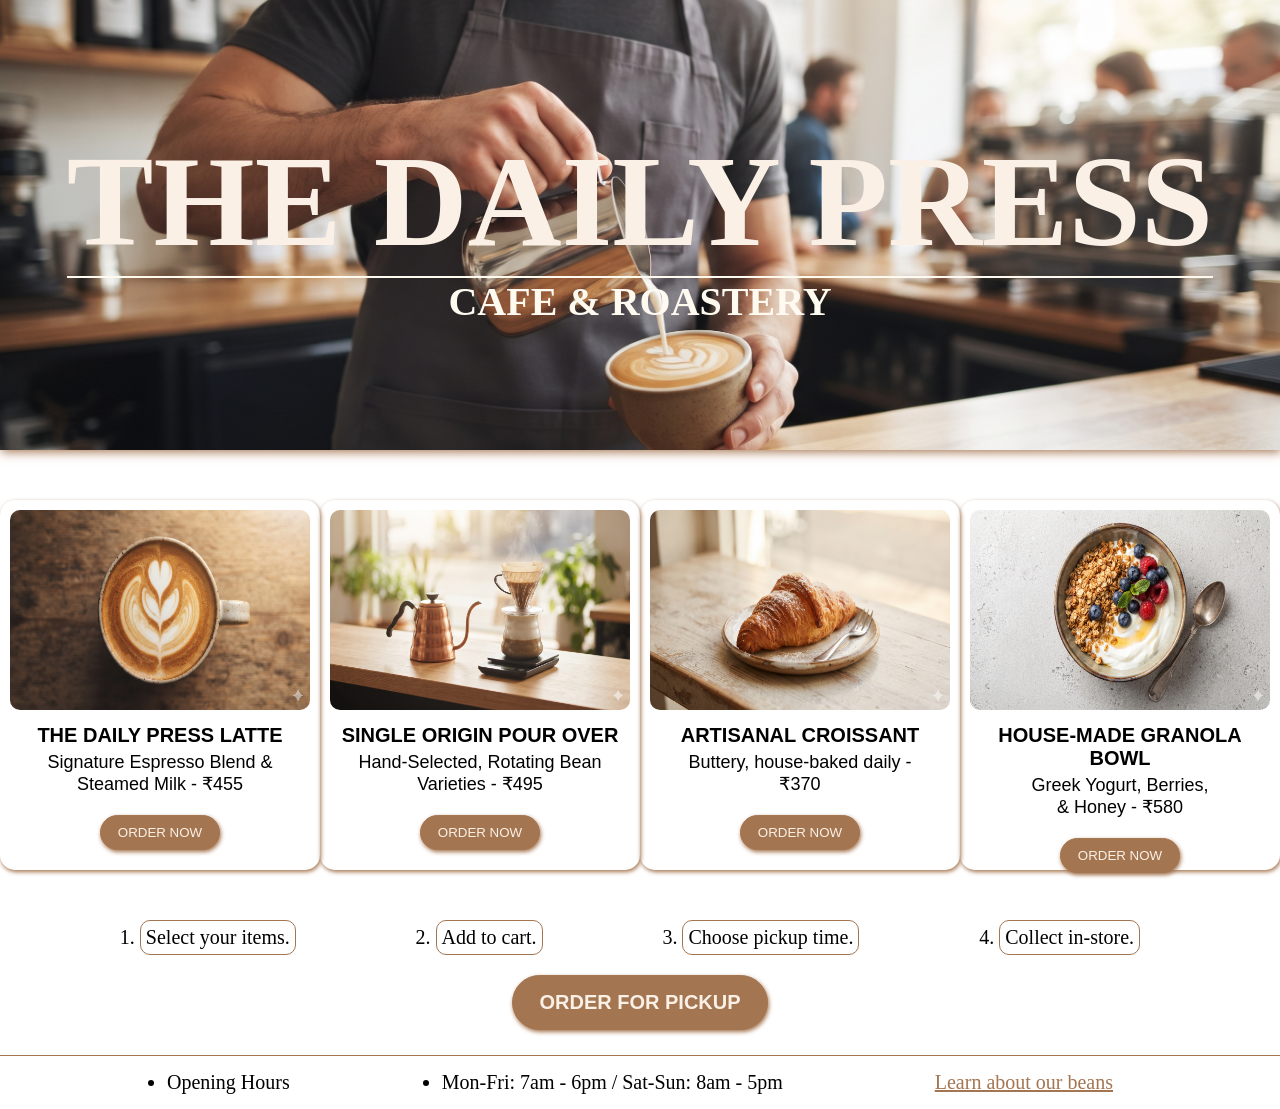
<file: 01_Assignment/cafe/index.html>
<!DOCTYPE html>
<html lang="en">
<head>
    <meta charset="UTF-8">
    <meta name="viewport" content="width=device-width, initial-scale=1.0">
    <title>Cafe & Roastery</title>
    <link rel="stylesheet" href="style.css">
</head>
<body>
    <header>
        <div class="header-container">
            <div class="navbar">
                <div class="nav-logo">

                </div>
                <div class="nav-link">

                </div>
            </div>
            <div class="headline">
                <h1>the daily press</h1>
                <h4>cafe & roastery</h4>
            </div>
        </div>
    </header>

    <main>
        <div class="card-container">
            <div class="card">
                <img src="images/card-1.png" alt="card-1">
                <h4>The Daily Press Latte</h4>
                <p>Signature Espresso Blend & <br>Steamed Milk - ₹455</p>
                <button type="button">Order Now</button>
            </div>
            <div class="card">
                <img src="images/card-2.png" alt="card-2">
                <h4>Single Origin Pour Over</h4>
                <p>Hand-Selected, Rotating Bean <br>Varieties - ₹495</p>
                <button type="button">Order Now</button>
            </div>
            <div class="card">
                <img src="images/card-3.png" alt="card-3">
                <h4>Artisanal Croissant</h4>
                <p>Buttery, house-baked daily - <br>₹370</p>
                <button type="button">Order Now</button>
            </div>
            <div class="card">
                <img src="images/card-4.png" alt="card-4">
                <h4>House-Made Granola Bowl</h4>
                <p>Greek Yogurt, Berries, <br>& Honey - ₹580</p>
                <button type="button">Order Now</button>
            </div> 
        </div>
    </main>

    <footer>
        <div class="footer-container">
            <ol>
                <li>Select your items.</li>
                <li>Add to cart.</li>
                <li>Choose pickup time.</li>
                <li>Collect in-store.</li>
            </ol>
            <button type="submit">Order for pickup</button>
            <ul>
                <li>Opening Hours</li>
                <li>Mon-Fri: 7am - 6pm / Sat-Sun: 8am - 5pm</li>
                <a href="#">Learn about our beans</a>
            </ul>
        </div>
    </footer>
</body>
</html>
</file>
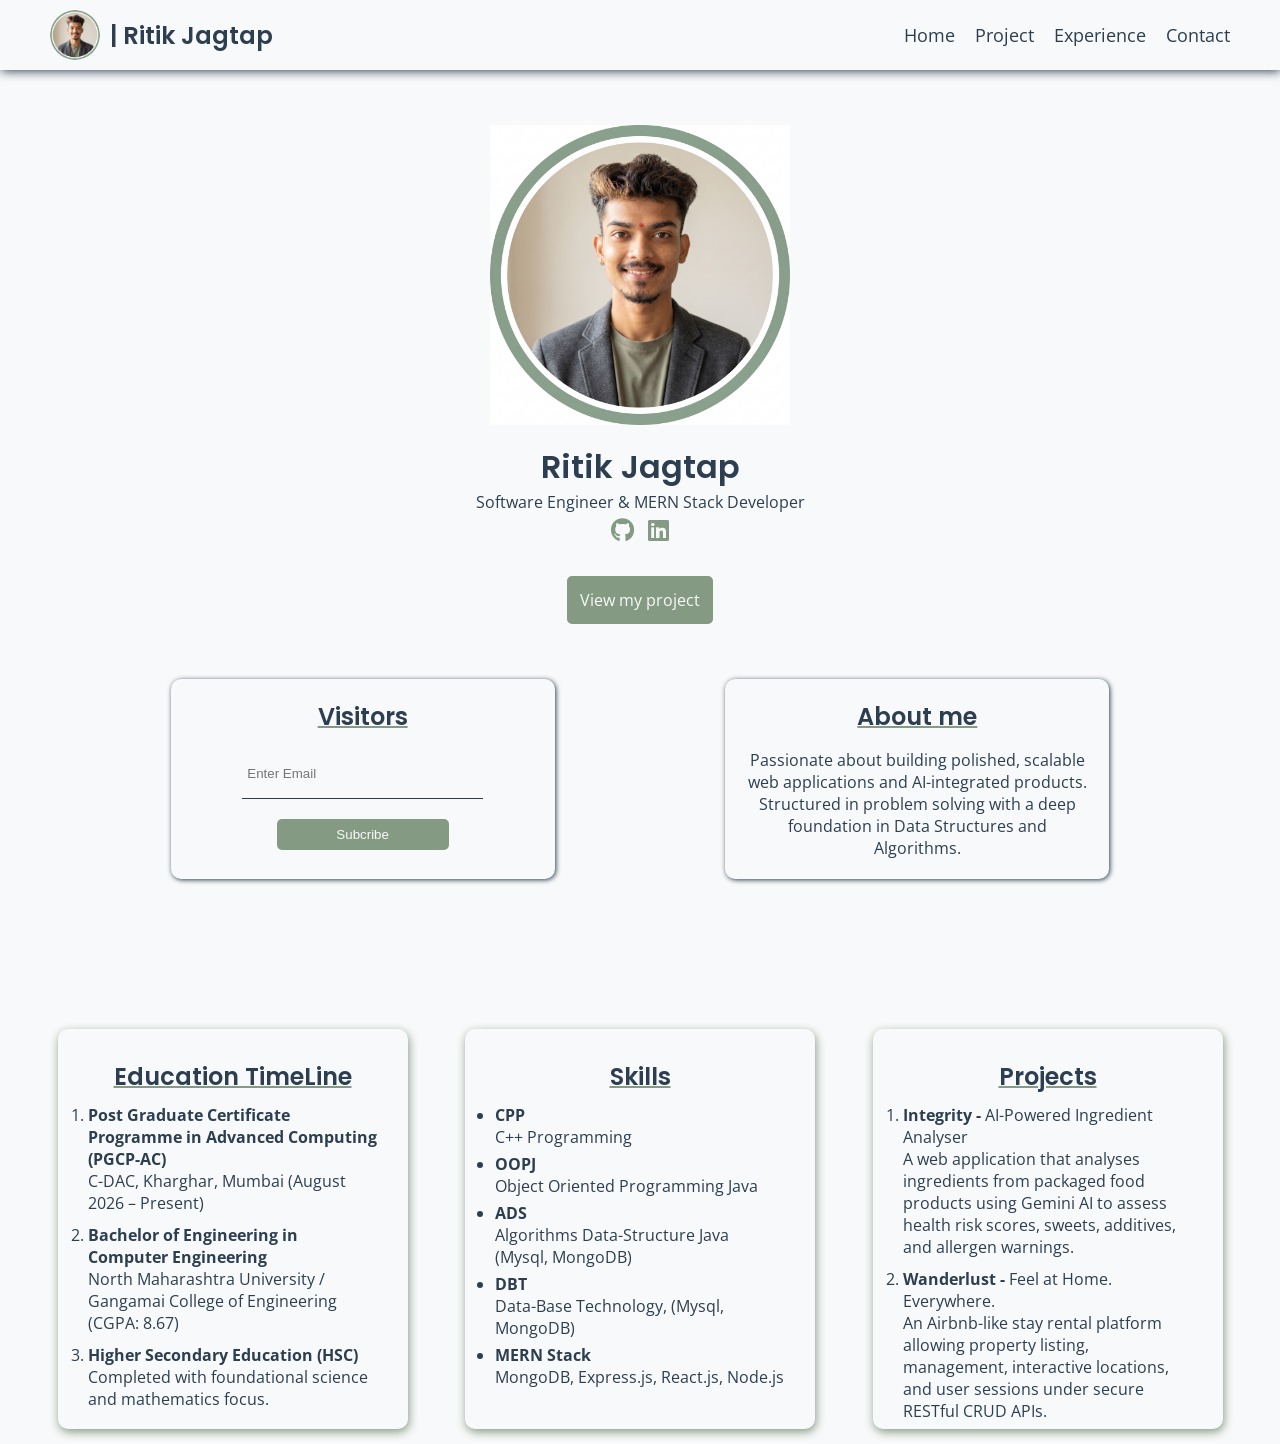
<file: 01_Assignment/portfolio/index.html>
<!DOCTYPE html>
<html lang="en">
<head>
    <meta charset="UTF-8">
    <meta name="viewport" content="width=device-width, initial-scale=1.0">
    <link rel="preconnect" href="https://fonts.googleapis.com">
    <link rel="preconnect" href="https://fonts.gstatic.com" crossorigin>
    <link rel="stylesheet" href="https://cdnjs.cloudflare.com/ajax/libs/font-awesome/6.7.2/css/all.min.css">
    <link href="https://fonts.googleapis.com/css2?family=Open+Sans:ital,wght@0,300..800;1,300..800&family=Poppins:ital,wght@0,300;0,400;0,500;0,600;0,700;1,300;1,400&display=swap" rel="stylesheet">
</head>
    <link rel="stylesheet" type="text/css" href="CSS/style.css" >
    <title>A1-Design-web-page</title>
</head>
<body>
    <div class="container">

        <div class="header">
            <div class="header-logo">
                <img src="images/photo.png" />
                <h2>| Ritik Jagtap</h2>
            </div>
            <div class="header-links">
                <a href="index.html">Home</a>
                <a href="projects.html">Project</a>
                <a href="">Experience</a>
                <a href="contact.html">Contact</a>
            </div>
        </div>

        <div class="hero-section"> 
                <img src="images/photo.png">
                <h1>Ritik Jagtap</h1>
                <p>Software Engineer & MERN Stack Developer</p>
                <p>
                   <a href="https://github.com/Ritikjagtap11"><i class="fa-brands fa-github"></i></a>
                   <a href="https://www.linkedin.com/in/ritik-jagtap11/"><i class="fa-brands fa-linkedin"></i></a>
                </p>
                <a href="projects.html" class="btn">View my project</a>
        </div>

        <div class="middle-row-container">
                <div class="middle-row">
                    <h2>Visitors</h2>
                    <form action="www.google.com" method="GET">
                        <input type="email" placeholder="Enter Email">
                        <br>
                        <button type="submit">Subcribe</button>
                    </form>
                </div>
                <div class="middle-row">
                    <h2>About me</h2>
                    <p>Passionate about building polished, scalable web applications and AI-integrated products. Structured in problem solving with a deep foundation in Data Structures and Algorithms.</p>
                </div>
        </div>

        <div class="card-row">
            <div class="footer-card">
                <h2>Education TimeLine</h2>
                <ol>
                    <li><strong>Post Graduate Certificate Programme in Advanced Computing (PGCP-AC)</strong><br>
                    C-DAC, Kharghar, Mumbai (August 2026 – Present)</li>
                    <li>
                    <strong>Bachelor of Engineering in Computer Engineering</strong><br>
                    North Maharashtra University / Gangamai College of Engineering (CGPA: 8.67)
                </li>
                <li>
                    <strong>Higher Secondary Education (HSC)</strong><br>
                    Completed with foundational science and mathematics focus.
                </li>
                </ol>
            </div>

            <div class="footer-card">
                <h2>Skills</h2>
                <ul>
                    <li><strong>CPP</strong><br>
                    C++ Programming</li>
                    <li><strong>OOPJ</strong><br>
                    Object Oriented Programming Java</li>
                    <li><strong>ADS</strong><br>
                    Algorithms Data-Structure Java (Mysql, MongoDB)</li>
                    <li><strong>DBT</strong><br>
                    Data-Base Technology, (Mysql, MongoDB)</li>
                    <li><strong>MERN Stack</strong><br>
                    MongoDB, Express.js, React.js, Node.js</li>
                </ul>
            </div>

            <div class="footer-card">
                <h2>Projects</h2>
                <ol>
                    <li><strong>Integrity - </strong>AI-Powered Ingredient Analyser<br>
                    A web application that analyses ingredients from packaged food products using Gemini AI to assess health risk scores, sweets, additives, and allergen warnings.</li>
                    <li><strong>Wanderlust - </strong>Feel at Home. Everywhere.<br>
                    An Airbnb-like stay rental platform allowing property listing, management, interactive locations, and user sessions under secure RESTful CRUD APIs.</li>
                </ol>
            </div>

            
        </div>
    
    </div>

    

</body>
</html>
</file>
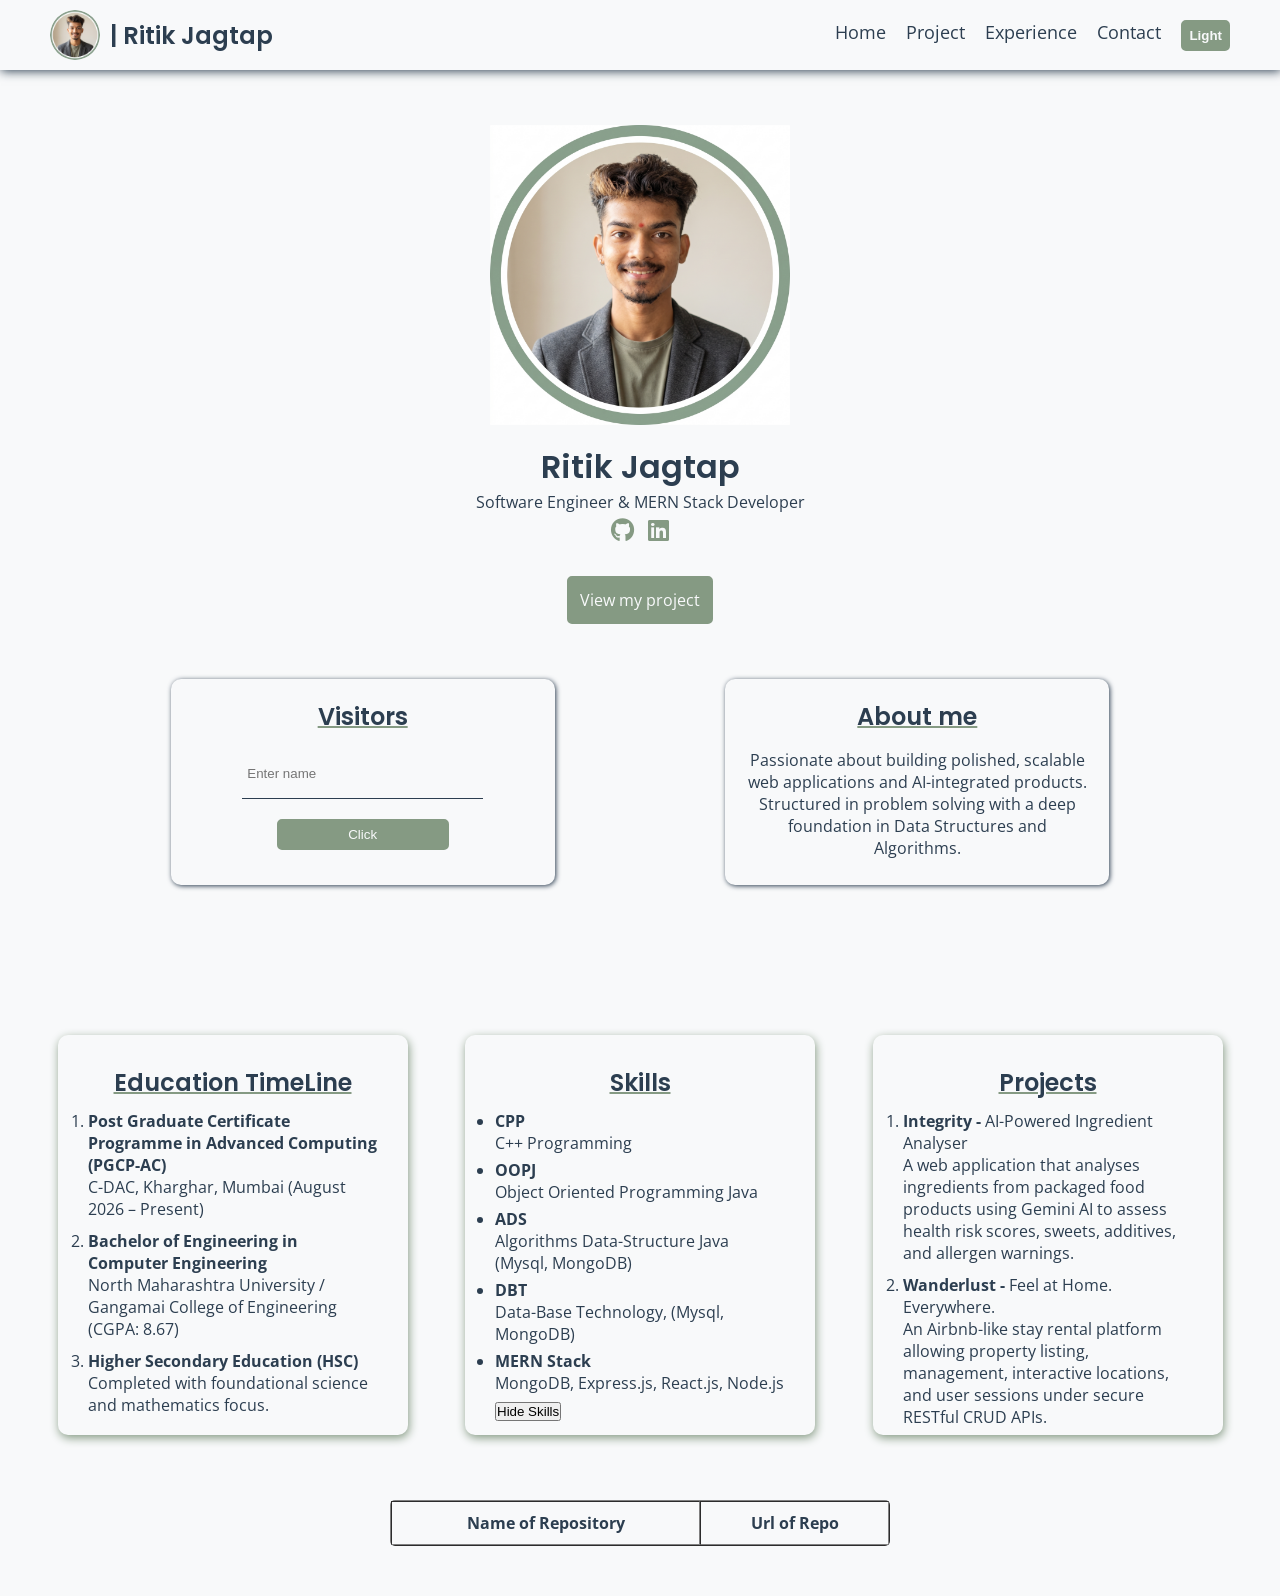
<file: 02_Assignment/portfolio/index.html>
<!DOCTYPE html>
<html lang="en">
<head>
    <meta charset="UTF-8">
    <meta name="viewport" content="width=device-width, initial-scale=1.0">
    <script src="JS/script.js"></script>
    <link rel="preconnect" href="https://fonts.googleapis.com">
    <link rel="preconnect" href="https://fonts.gstatic.com" crossorigin>
    <link rel="stylesheet" href="https://cdnjs.cloudflare.com/ajax/libs/font-awesome/6.7.2/css/all.min.css">
    <link href="https://fonts.googleapis.com/css2?family=Open+Sans:ital,wght@0,300..800;1,300..800&family=Poppins:ital,wght@0,300;0,400;0,500;0,600;0,700;1,300;1,400&display=swap" rel="stylesheet">
</head>
    <link rel="stylesheet" type="text/css" href="CSS/style.css" >
    <title>A1-Design-web-page</title>
</head>
<body>
    <div class="container" id="container">

        <div class="header">
            <div class="header-logo">
                <img src="images/photo.png" />
                <h2>| Ritik Jagtap</h2>
            </div>
            <div class="header-links">
                <a href="index.html">Home</a>
                <a href="projects.html">Project</a>
                <a href="#">Experience</a>
                <a href="contact.html">Contact</a>
                <button id="themeBtn" onclick="toggleTheme()">Light</button>
            </div>
        </div>

        <div class="hero-section"> 
                <img src="images/photo.png">
                <h1>Ritik Jagtap</h1>
                <p>Software Engineer & MERN Stack Developer</p>
                <p>
                   <a href="https://github.com/Ritikjagtap11"><i class="fa-brands fa-github"></i></a>
                   <a href="https://www.linkedin.com/in/ritik-jagtap11/"><i class="fa-brands fa-linkedin"></i></a>
                </p>
                <a href="projects.html" class="btn">View my project</a>
        </div>

        <div class="middle-row-container">
                <div class="middle-row">
                    <h2>Visitors</h2>
                    <form action="www.google.com" method="GET">
                        <input id="visitorName" type="text" placeholder="Enter name">
                        <br>
                        <button onclick="showVisitorName()"  type="button">Click</button>
                        <p id="welcomeMsg"></p>
                    </form>
                </div>
                <div class="middle-row">
                    <h2>About me</h2>
                    <p>Passionate about building polished, scalable web applications and AI-integrated products. Structured in problem solving with a deep foundation in Data Structures and Algorithms.</p>
                </div>
        </div>

        <div class="card-row">
            <div class="footer-card">
                <h2>Education TimeLine</h2>
                <ol>
                    <li><strong>Post Graduate Certificate Programme in Advanced Computing (PGCP-AC)</strong><br>
                    C-DAC, Kharghar, Mumbai (August 2026 – Present)</li>
                    <li>
                    <strong>Bachelor of Engineering in Computer Engineering</strong><br>
                    North Maharashtra University / Gangamai College of Engineering (CGPA: 8.67)
                </li>
                <li>
                    <strong>Higher Secondary Education (HSC)</strong><br>
                    Completed with foundational science and mathematics focus.
                </li>
                </ol>
            </div>

            <div class="footer-card">
                <h2>Skills</h2>
                <ul id="listSkill">
                    <li><strong>CPP</strong><br>
                    C++ Programming</li>
                    <li><strong>OOPJ</strong><br>
                    Object Oriented Programming Java</li>
                    <li><strong>ADS</strong><br>
                    Algorithms Data-Structure Java (Mysql, MongoDB)</li>
                    <li><strong>DBT</strong><br>
                    Data-Base Technology, (Mysql, MongoDB)</li>
                    <li><strong>MERN Stack</strong><br>
                    MongoDB, Express.js, React.js, Node.js</li>
                </ul>
                <button onclick="toggleSkillList()" id="showListBtn" type="button">Hide Skills</button>
            </div>

            <div class="footer-card">
                <h2>Projects</h2>
                <ol>
                    <li><strong>Integrity - </strong>AI-Powered Ingredient Analyser<br>
                    A web application that analyses ingredients from packaged food products using Gemini AI to assess health risk scores, sweets, additives, and allergen warnings.</li>
                    <li><strong>Wanderlust - </strong>Feel at Home. Everywhere.<br>
                    An Airbnb-like stay rental platform allowing property listing, management, interactive locations, and user sessions under secure RESTful CRUD APIs.</li>
                </ol>
            </div>

            
        </div>

        <div>
            <table id="table" border="1" cellpadding="10" cellspacing="0" >
                <tr>
                    <th>Name of Repository</th>
                    <th>Url of Repo</th>
                </tr>
            </table>
        </div>
    
    </div>

    

</body>
</html>
</file>
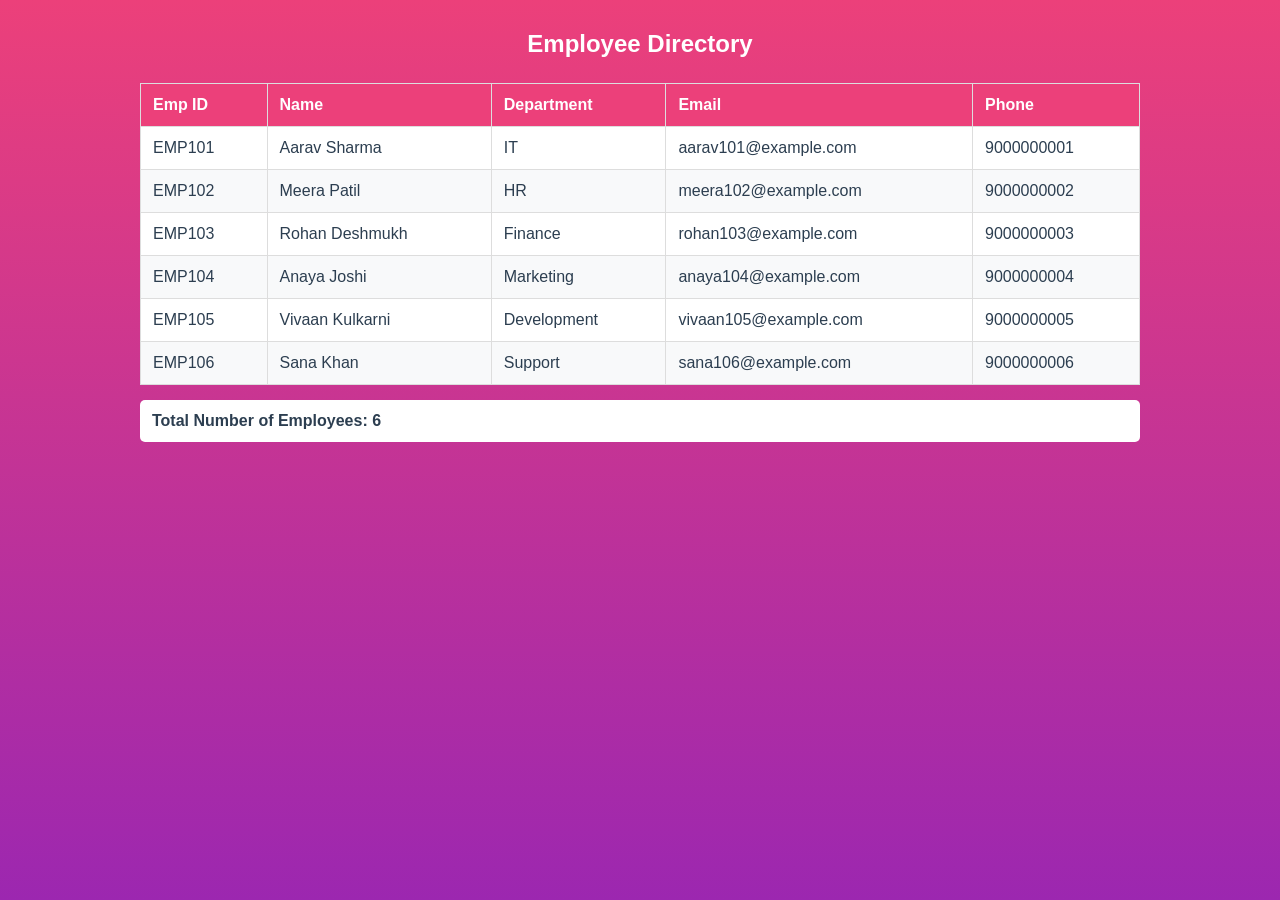
<file: 01_Assignment/hr-portral/directory.html>
<!DOCTYPE html>
<html lang="en">
<head>
    <meta charset="UTF-8">
    <meta name="viewport" content="width=device-width, initial-scale=1.0">
    <link rel="stylesheet" href="style.css">
    <title>Employee directory</title>
</head>
<body class="directory-page">
    
    <h2>Employee Directory</h2>
    <table border="1" cellspacing="0" cellpadding="10px">
        <thead>
            <tr>
                <th>Emp ID</th>
                <th>Name</th>
                <th>Department</th>
                <th>Email</th>
                <th>Phone</th>
            </tr>
        </thead>

        <tbody>
            <tr>
                <td>EMP101</td>
                <td>Aarav Sharma</td>
                <td>IT</td>
                <td>aarav101@example.com</td>
                <td>9000000001</td>
            </tr>

            <tr>
                <td>EMP102</td>
                <td>Meera Patil</td>
                <td>HR</td>
                <td>meera102@example.com</td>
                <td>9000000002</td>
            </tr>

            <tr>
                <td>EMP103</td>
                <td>Rohan Deshmukh</td>
                <td>Finance</td>
                <td>rohan103@example.com</td>
                <td>9000000003</td>
            </tr>

            <tr>
                <td>EMP104</td>
                <td>Anaya Joshi</td>
                <td>Marketing</td>
                <td>anaya104@example.com</td>
                <td>9000000004</td>
            </tr>

            <tr>
                <td>EMP105</td>
                <td>Vivaan Kulkarni</td>
                <td>Development</td>
                <td>vivaan105@example.com</td>
                <td>9000000005</td>
            </tr>

            <tr>
                <td>EMP106</td>
                <td>Sana Khan</td>
                <td>Support</td>
                <td>sana106@example.com</td>
                <td>9000000006</td>
            </tr>
        </tbody>
    </table>
    <p class="total">Total Number of Employees: 6</p>
</body>
</html>
</file>
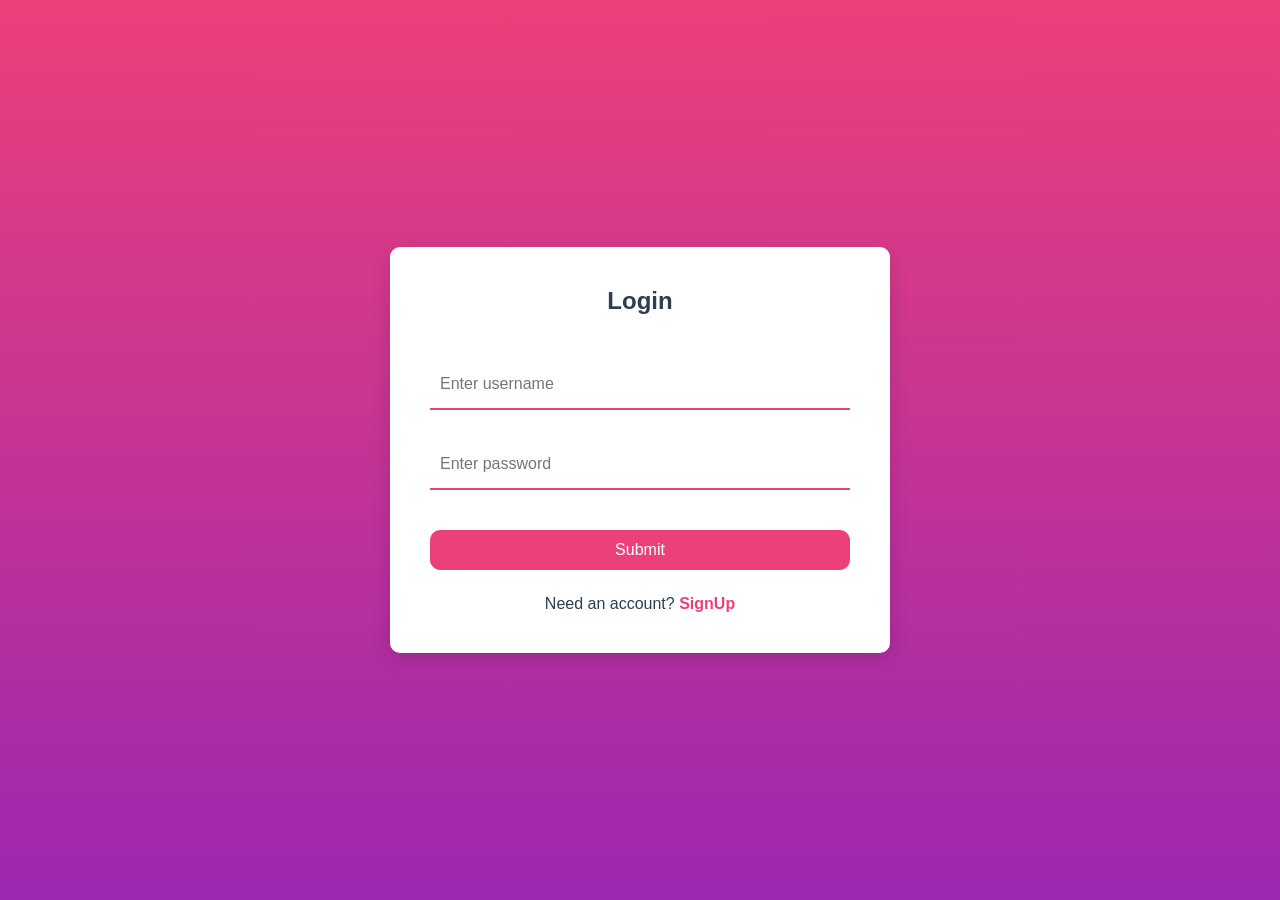
<file: 01_Assignment/hr-portral/login.html>
<!DOCTYPE html>
<html lang="en">
<head>
    <meta charset="UTF-8">
    <meta name="viewport" content="width=d, initial-scale=1.0">
    <link rel="stylesheet" href="style.css">
    <title>login</title>
</head>
<body class="login-page">
    <div class="login">
        <h2>Login</h2>
        <form action="">
        <div><input type="text" placeholder="Enter username" id="username" name="username"></div>

        <div><input type="password" placeholder="Enter password" id="password" name="password"></div>

        <button id="btn" type="submit">Submit</button>
        

        <div class="link-signup">
            <p>Need an account? <a href="#">SignUp</a></p>
        </div>
        </form>
    </div>
</body>
</html>
</file>
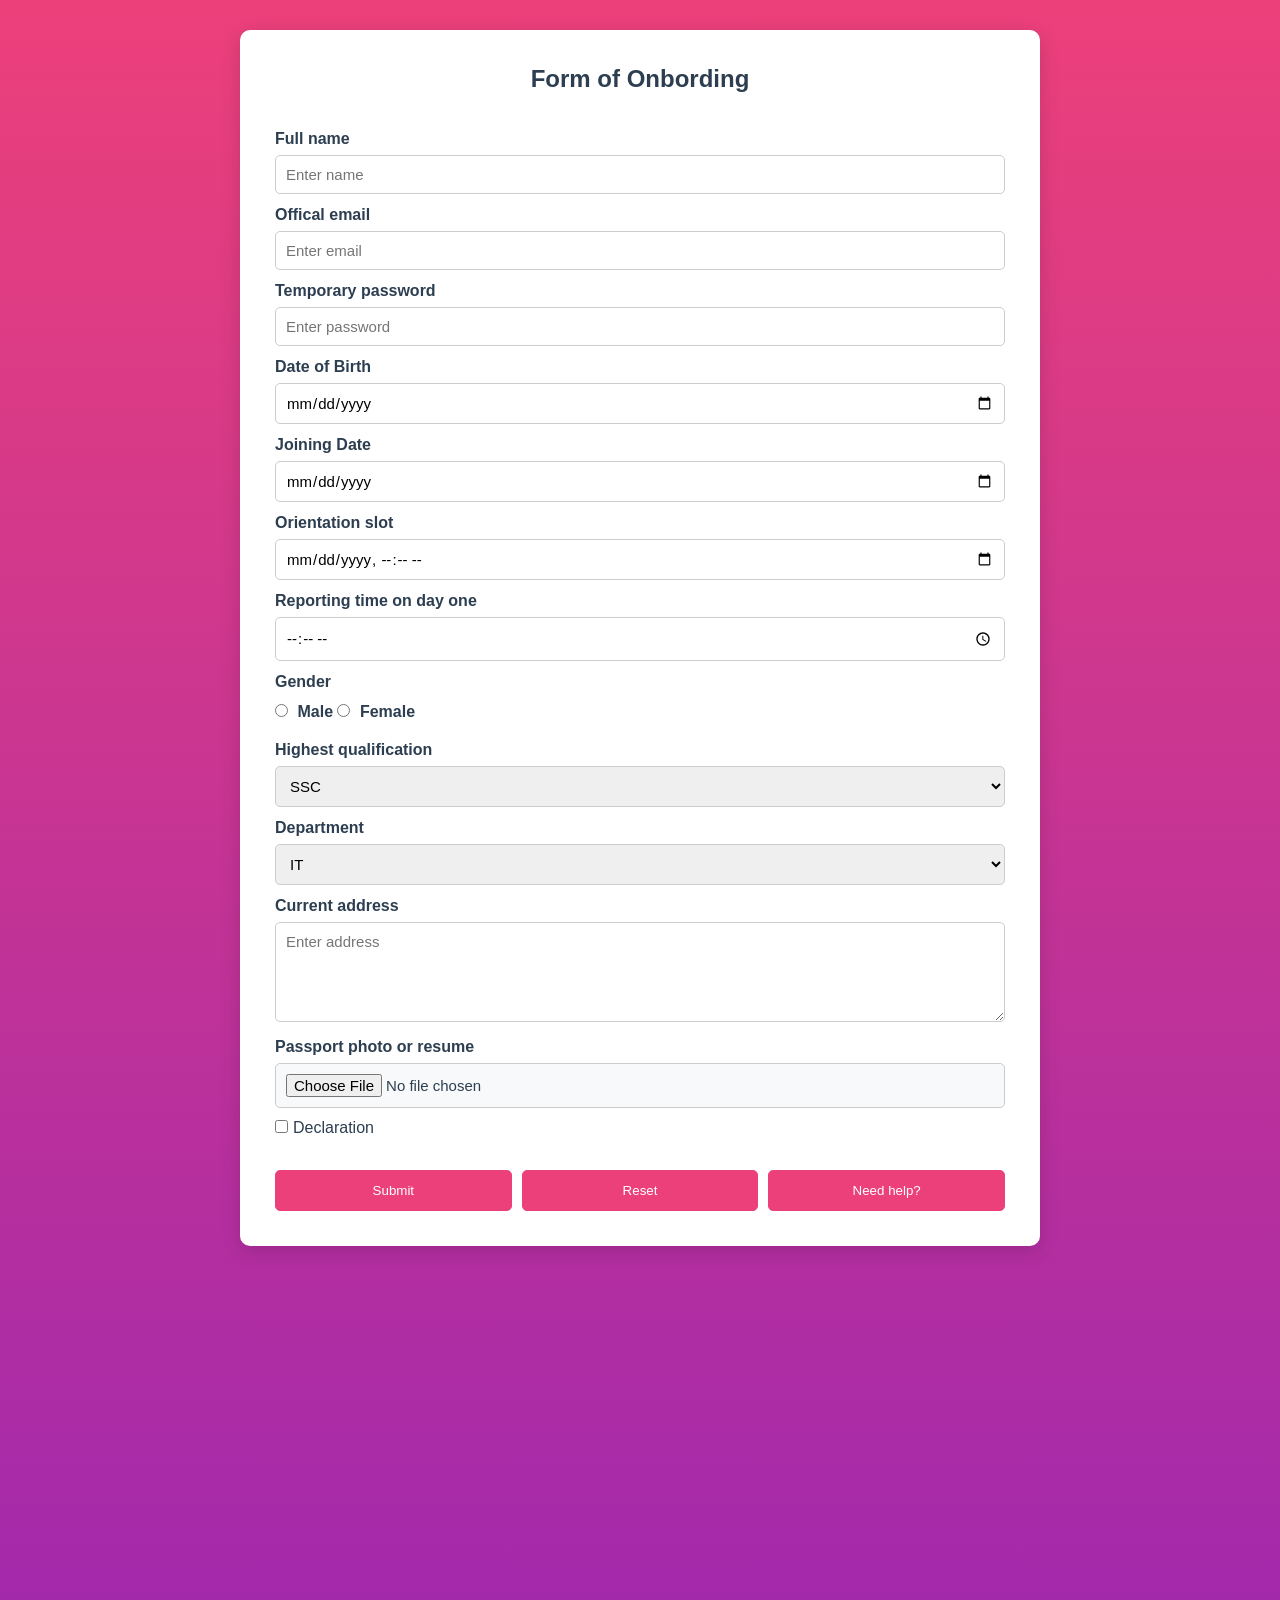
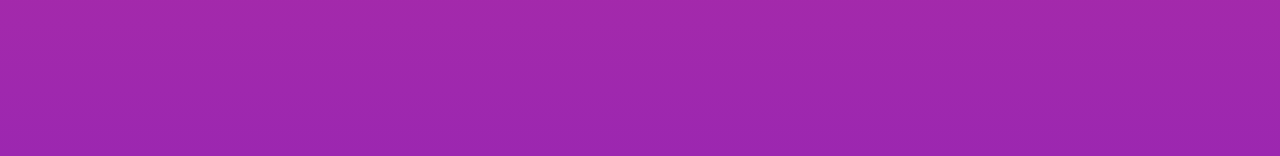
<file: 01_Assignment/hr-portral/onbording.html>
<!DOCTYPE html>
<html lang="en">
<head>
    <meta charset="UTF-8">
    <meta name="viewport" content="width=device-width, initial-scale=1.0">
    <link rel="stylesheet" href="style.css">
    <title>Onbording Form</title>
</head>
<body class="onboarding-page">
    <div class="container">
    <form class="onbord-form" action="www.google.com" method="GET">
        <h2>Form of Onbording</h2>
        <div><label for="name">Full name</label></div>
        <div><input type="text" placeholder="Enter name" id="name" name="name"></div>

        <div><label for="email">Offical email</label></div>
        <div><input type="email" placeholder="Enter email" id="email" name="email"></div>

        <div><label for="password">Temporary password</label></div>
        <div><input type="password" placeholder="Enter password" id="password" name="password"></div>

        <div><label for="dob-date">Date of Birth</label></div>
        <div><input type="date" placeholder="Enter DOB date" id="dob-date" name="dob-date"></div>

        <div><label for="join-date">Joining Date</label></div>
        <div><input type="date" placeholder="Enter Joining date" id="join-date" name="join-date"></div>

        <div><label for="slot-time">Orientation slot</label></div>
        <div><input type="datetime-local" id="slot-time" name="slot-time"></div>

        <div><label for="report-time">Reporting time on day one</label></div>
        <div><input type="time" id="report-time" name="report-time"></div>

        <div><label for="gender">Gender</label></div>
        <div>
            <input type="radio" id="gender" value="gender">
            <label>Male</label>
            <input type="radio" id="gender" value="gender">
            <label>Female</label>
        </div>

        <div><label for="qualification">Highest qualification</label></div>
        <div>
            <select name="qualification" id="qualification">
                <option value="SSC">SSC</option>
                <option value="HSC">HSC</option>
                <option value="BE">BE</option>
                <option value="ME">ME</option>
            </select>
        </div>

        <div><label for="department">Department</label></div>
        <div>
            <select name="department" id="department">
                <option value="IT">IT</option>
                <option value="finance">Finance</option>
                <option value="mechanical">Mechanical</option>
                <option value="civil">Civil</option>
            </select>
        </div>

        <div><label for="address">Current address</label></div>
        <textarea name="address" id="address" placeholder="Enter address"></textarea>


        <div><label for="file">Passport photo or resume</label></div>
        <div><input type="file" id="file" name="file"></div>

        <div><input type="checkbox" name="declaration">Declaration</div>

        <div class="btn">
            <button type="submit">Submit</button>
            <button type="reset">Reset</button>
            <button type="button">Need help?</button>
        </div>

    </form>
    </div>

    <iframe src="https://www.google.com/maps/embed?pb=!1m18!1m12!1m3!1d3771.8597825275274!2d73.05167127505077!3d19.025899382168387!2m3!1f0!2f0!3f0!3m2!1i1024!2i768!4f13.1!3m3!1m2!1s0x3be7c24cce39457b%3A0x8bd69eab297890b0!2sCentre%20for%20Development%20of%20Advanced%20Computing%20(CDAC)!5e0!3m2!1sen!2sin!4v1792838601617!5m2!1sen!2sin" width="600" height="450" style="border:0;" allowfullscreen="" loading="lazy" referrerpolicy="strict-origin-when-cross-origin"></iframe>
</body>
</html>
</file>
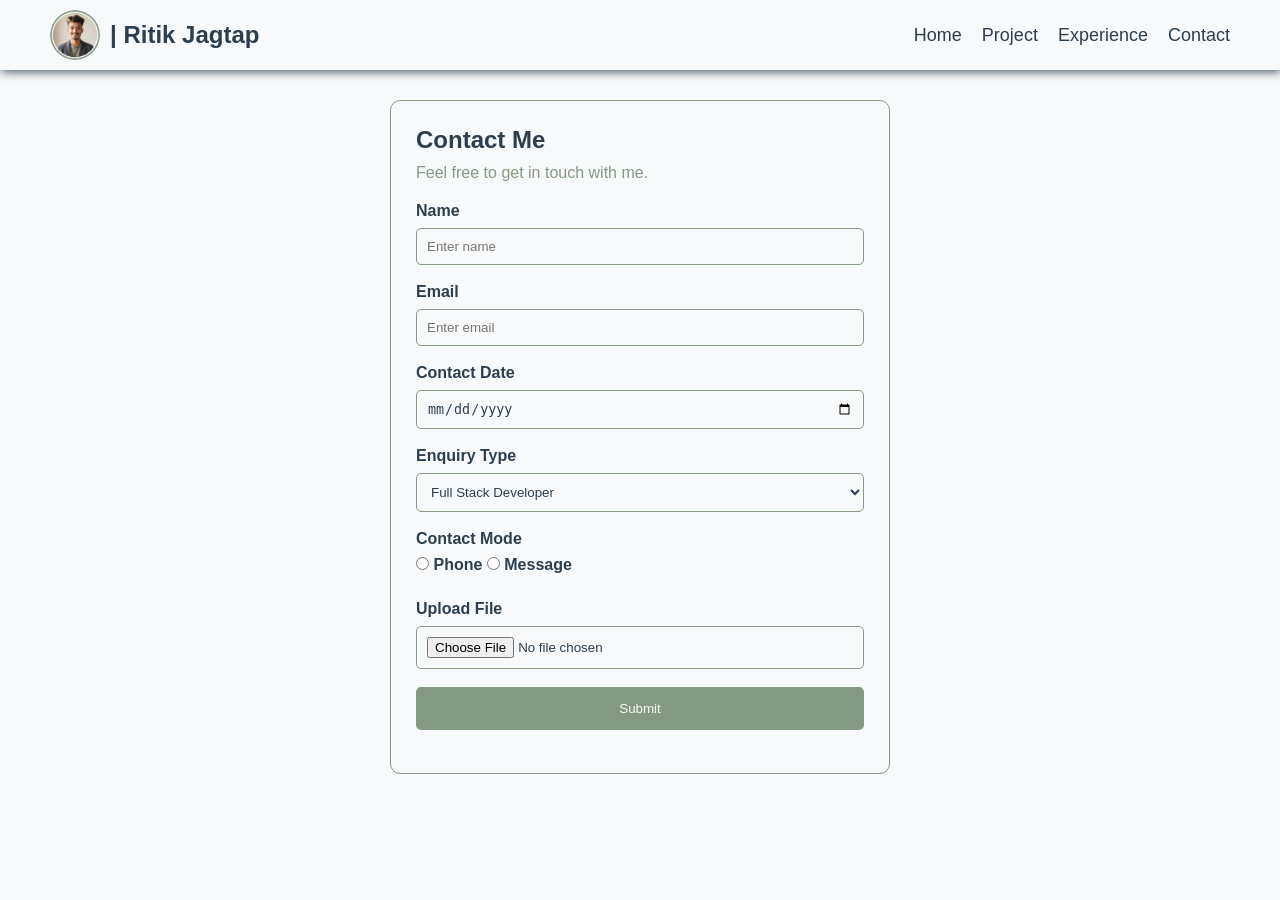
<file: 01_Assignment/portfolio/contact.html>
<!DOCTYPE html>
<html lang="en">

<head>
    <meta charset="UTF-8">
    <meta name="viewport" content="width=device-width, initial-scale=1.0">
    <link rel="stylesheet" href="CSS/style.css">
    <link rel="stylesheet" href="CSS/contact.css">
    <title>contact</title>
</head>

<body>
    <div class="container">
        <div class="header">
            <div class="header-logo">
                <img src="images/photo.png" />
                <h2>| Ritik Jagtap</h2>
            </div>
            <div class="header-links">
                <a href="index.html">Home</a>
                <a href="projects.html">Project</a>
                <a href="">Experience</a>
                <a href="contact.html">Contact</a>
            </div>
        </div>

        <div class="contact-form">

            <form action="#" method="POST">
                <h2>Contact Me</h2>
                <p>Feel free to get in touch with me.</p>
                <div>
                    <div>
                        <label for="name">Name</label>
                    </div>
                    <div>
                        <input type="text" id="name" name="name" placeholder="Enter name">
                    </div>
                </div>

                <div>
                    <div>
                        <label for="email">Email</label>
                    </div>
                    <div>
                        <input type="email" id="email" name="email" placeholder="Enter email">
                    </div>
                </div>

                <div>
                    <div>
                        <label for="date">Contact Date</label>
                    </div>
                    <div>
                        <input type="date" id="date" name="date">
                    </div>
                </div>

                <div>
                    <div>
                        <label for="enquiry">Enquiry Type</label>
                    </div>
                    <div>
                        <select name="enquiry" id="enquiry">
                            <option value="1">Full Stack Developer</option>
                            <option value="2">Database Integration</option>
                            <option value="3">Backend Developer</option>
                        </select>
                    </div>
                </div>

                <div>
                    <div>
                        <label>Contact Mode</label>
                    </div>
                    <div>
                        <input type="radio" id="phone" name="contact-mode" value="phone">
                        <label for="phone">Phone</label>

                        <input type="radio" id="message" name="contact-mode" value="message">
                        <label for="message">Message</label>
                    </div>
                </div>

                <div>
                    <div>
                        <label for="file">Upload File</label>
                    </div>
                    <div>
                        <input type="file" id="file" name="file">
                    </div>
                </div>

                <div>
                    <div>
                        <input type="submit" value="Submit">
                    </div>
                </div>
            </form>

        </div>
    </div>


</body>

</html>
</file>
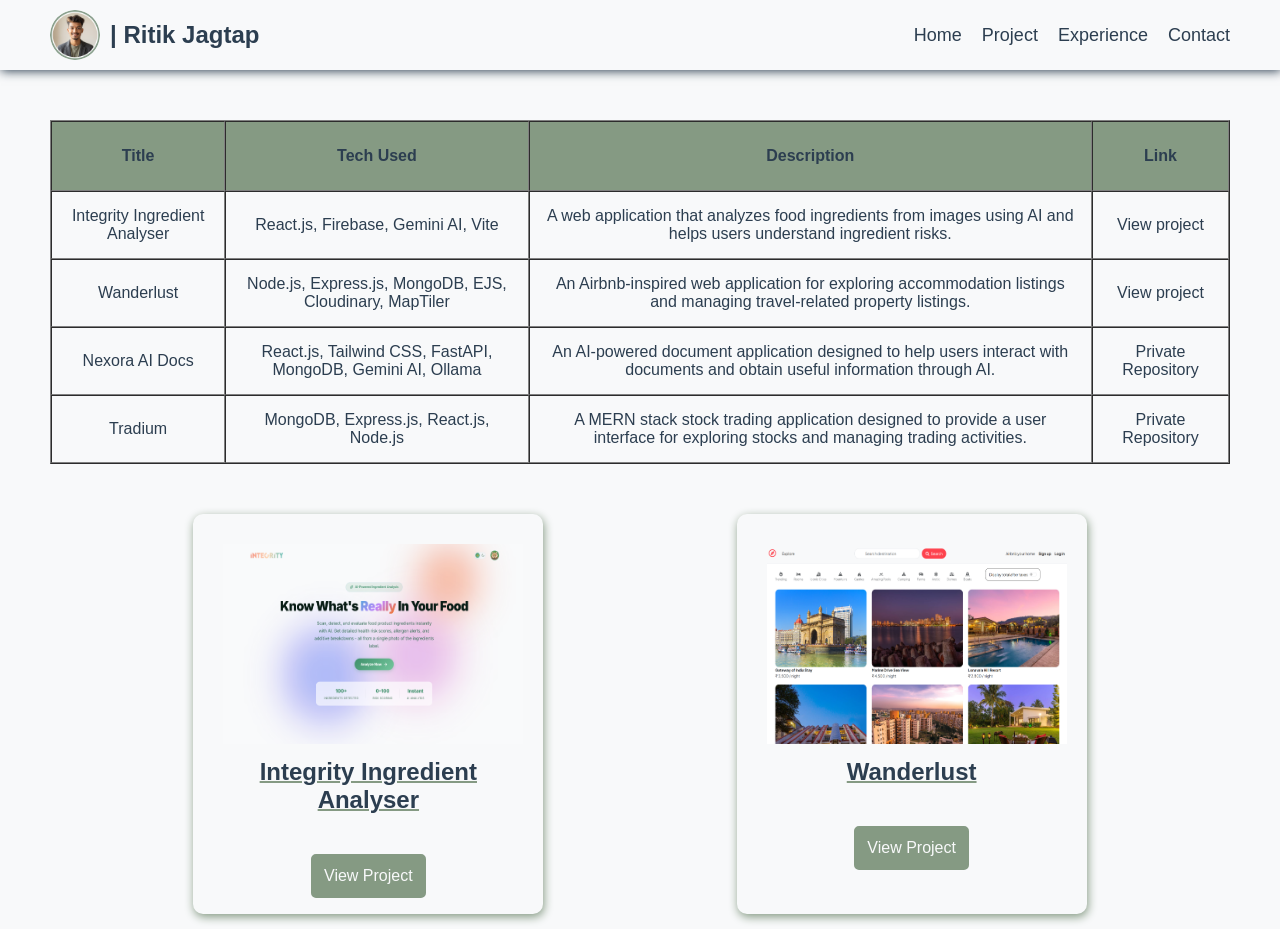
<file: 01_Assignment/portfolio/projects.html>
<!DOCTYPE html>
<html lang="en">

<head>
    <meta charset="UTF-8">
    <meta name="viewport" content="width=device-width, initial-scale=1.0">
    <title>Projects</title>
    <link rel="stylesheet" href="CSS/style.css">
    <link rel="stylesheet" href="CSS/project.css">
</head>

<body>
    <div class="container">
        <div class="header">
            <div class="header-logo">
                <img src="images/photo.png" />
                <h2>| Ritik Jagtap</h2>
            </div>
            <div class="header-links">
                <a href="index.html">Home</a>
                <a href="projects.html">Project</a>
                <a href="">Experience</a>
                <a href="contact.html">Contact</a>
            </div>
        </div>

        <div class="project-table">

            <table border="1px" cellspacing="0">
                <tr>
                    <th>Title</th>
                    <th>Tech Used</th>
                    <th>Description</th>
                    <th>Link</th>
                </tr>

                <tr>
                    <td>Integrity Ingredient Analyser</td>
                    <td>React.js, Firebase, Gemini AI, Vite</td>
                    <td>A web application that analyzes food ingredients from images using AI and helps users understand
                        ingredient risks.</td>
                    <td>
                        <a href="https://aiintegrity.onrender.com/" target="_blank">View project</a>
                    </td>
                </tr>

                <tr>
                    <td>Wanderlust</td>
                    <td>Node.js, Express.js, MongoDB, EJS, Cloudinary, MapTiler</td>
                    <td>An Airbnb-inspired web application for exploring accommodation listings and managing
                        travel-related property listings.</td>
                    <td>
                        <a href="https://staynest-ame7.onrender.com/listings" target="_blank">View project</a>
                    </td>
                </tr>

                <tr>
                    <td>Nexora AI Docs</td>
                    <td>React.js, Tailwind CSS, FastAPI, MongoDB, Gemini AI, Ollama</td>
                    <td>An AI-powered document application designed to help users interact with documents and obtain
                        useful information through AI.</td>
                    <td>Private Repository</td>
                </tr>

                <tr>
                    <td>Tradium</td>
                    <td>MongoDB, Express.js, React.js, Node.js</td>
                    <td>A MERN stack stock trading application designed to provide a user interface for exploring stocks
                        and managing trading activities.</td>
                    <td>Private Repository</td>
                </tr>
            </table>

            <div class="project-card">
                <div class="footer-card">
                    <img src="images/projects/integrity-project.png" alt="">
                    <h2>Integrity Ingredient Analyser</h2>
                    <a href="https://aiintegrity.onrender.com/" class="btn">View Project</a>
                </div>

                 <div class="footer-card">
                    <img src="images/projects/staynest-project.png" alt="">
                    <h2>Wanderlust</h2>
                    <a href="https://staynest-ame7.onrender.com/listings" class="btn">View Project</a>
                </div>
            </div>

        </div>
        <div>

        </div>
    </div>
</body>

</html>
</file>
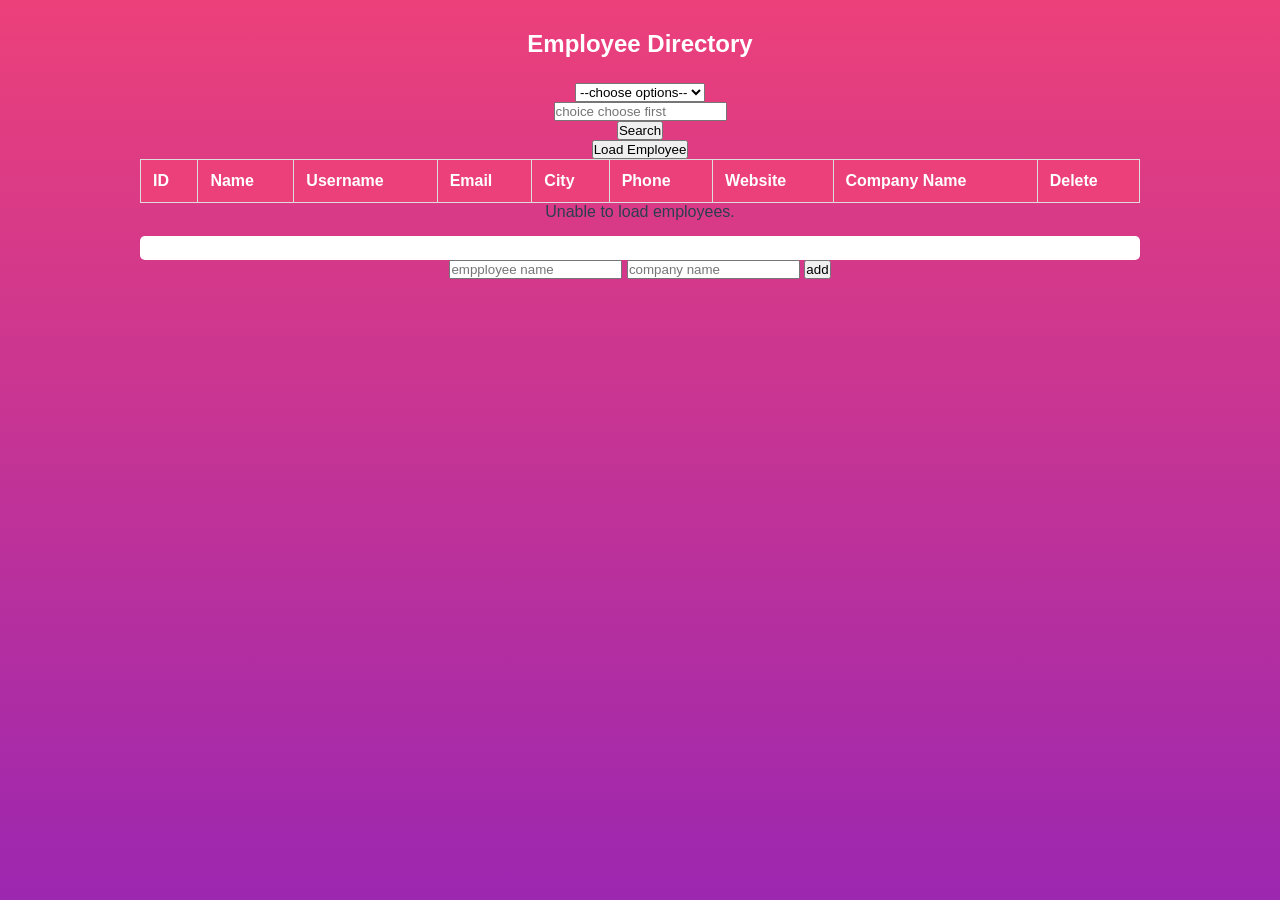
<file: 02_Assignment/hr-portral/directory.html>
<!DOCTYPE html>
<html lang="en">
<head>
    <meta charset="UTF-8">
    <meta name="viewport" content="width=device-width, initial-scale=1.0">
    <link rel="stylesheet" href="style.css">
    <title>Employee directory</title>
</head>
<body class="directory-page">
    
    <h2>Employee Directory</h2>
    <select id="Selection-filed">
        <option value="">--choose options--</option>
        <option value="name">Name</option>
        <option value="username">Username</option>
        <option value="email">Email</option>
    </select>
    <input id="serach-box" type="text" placeholder="choice choose first">
    <button id="search-btn" onclick="search_filter()" >Search</button>
    <button type="button" onclick="loadEmployee()">Load Employee</button>
    <table border="1" cellspacing="0" cellpadding="10px">
        <thead>
            <tr>
                <th>ID</th>
                <th>Name</th>
                <th>Username</th>
                <th>Email</th>
                <th>City</th>
                <th>Phone</th>
                <th>Website</th>
                <th>Company Name</th>
                <th>Delete</th>
            </tr>
        </thead>

        <tbody id="employeeData">
        </tbody>
    </table>
    <p id="message"></p>
    <p class="total" id="totalEmployee"></p>
    <div class="add-container">
        <form action="">
            <input id="addempname" type="text" placeholder="empployee name">
            <input id="addempcompany" type="text" placeholder="company name">
            <button type="button" onclick="addEmployee()">add</button>
        </form>
    </div>
    <script src="Js/directory.js"></script>
</body>
</html>
</file>
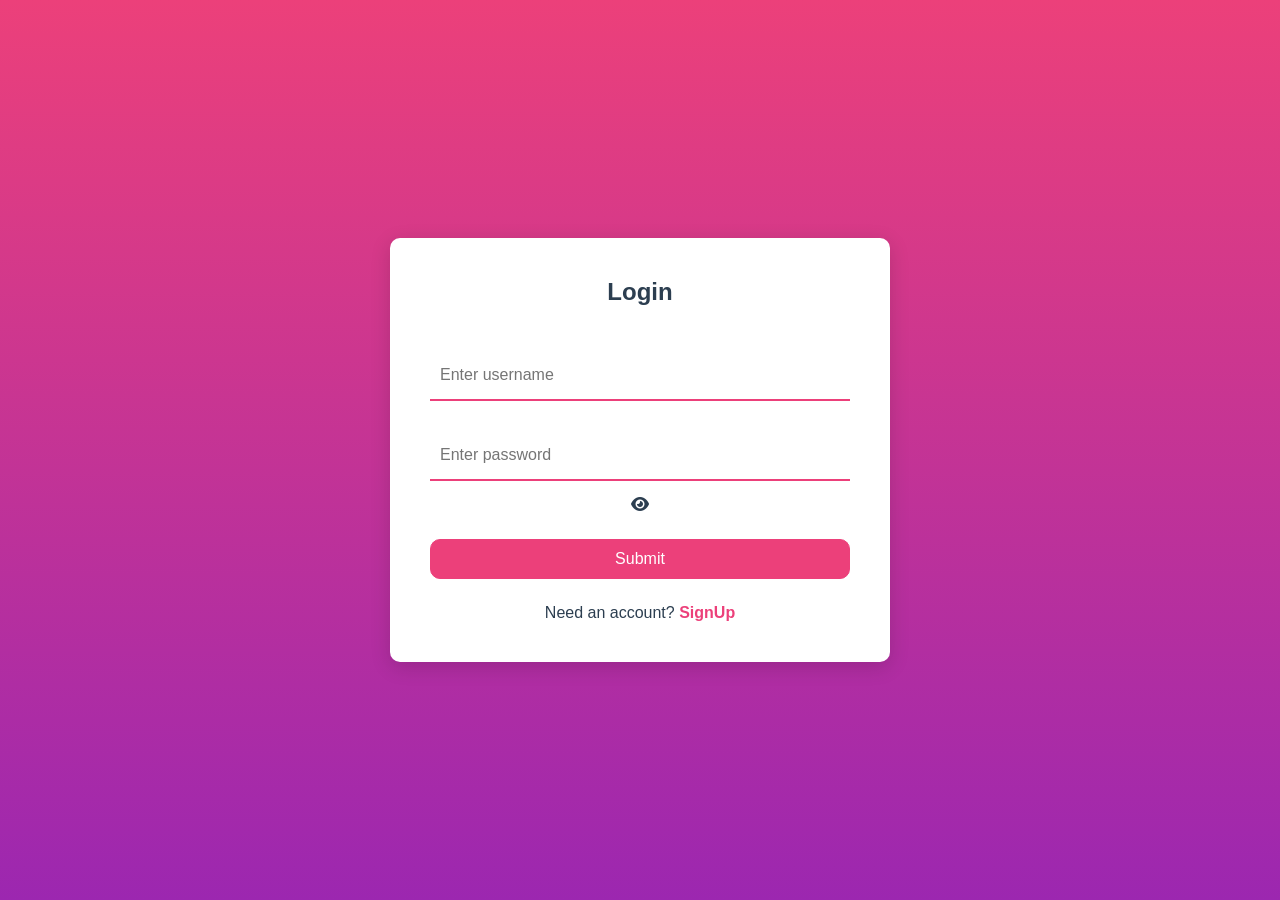
<file: 02_Assignment/hr-portral/login.html>
<!doctype html>
<html lang="en">
  <head>
    <meta charset="UTF-8" />
    <meta name="viewport" content="width=d, initial-scale=1.0" />
    <link rel="stylesheet"
 href="https://cdnjs.cloudflare.com/ajax/libs/font-awesome/6.7.2/css/all.min.css">
    <link rel="stylesheet" href="style.css" />
    <title>login</title>
  </head>
  <body class="login-page">
    <div class="login">
      <h2>Login</h2>
      <form action="#" method="get" onsubmit="return validate();">
        <div>
          <input
            type="text"
            placeholder="Enter username"
            id="username"
            name="username"
            onkeyup="validateUsername()"
          />
          <span id="error-username" class="error-span"></span>
        </div>

        <div class="password-container">
          <input
            type="password"
            placeholder="Enter password"
            id="password"
            name="password"
            onkeyup="validatePassword()"
          />

          <i
            class="fa-solid fa-eye"
            id="togglePassword"
            onclick="togglePassword()"
          ></i>

          <span id="error-password" class="error-span"></span>
        </div>

        <button id="btn" type="submit">Submit</button>

        <div class="link-signup">
          <p>Need an account? <a href="#">SignUp</a></p>
        </div>
      </form>
      <script src="Js/login.js"></script>
    </div>
  </body>
</html>
</file>
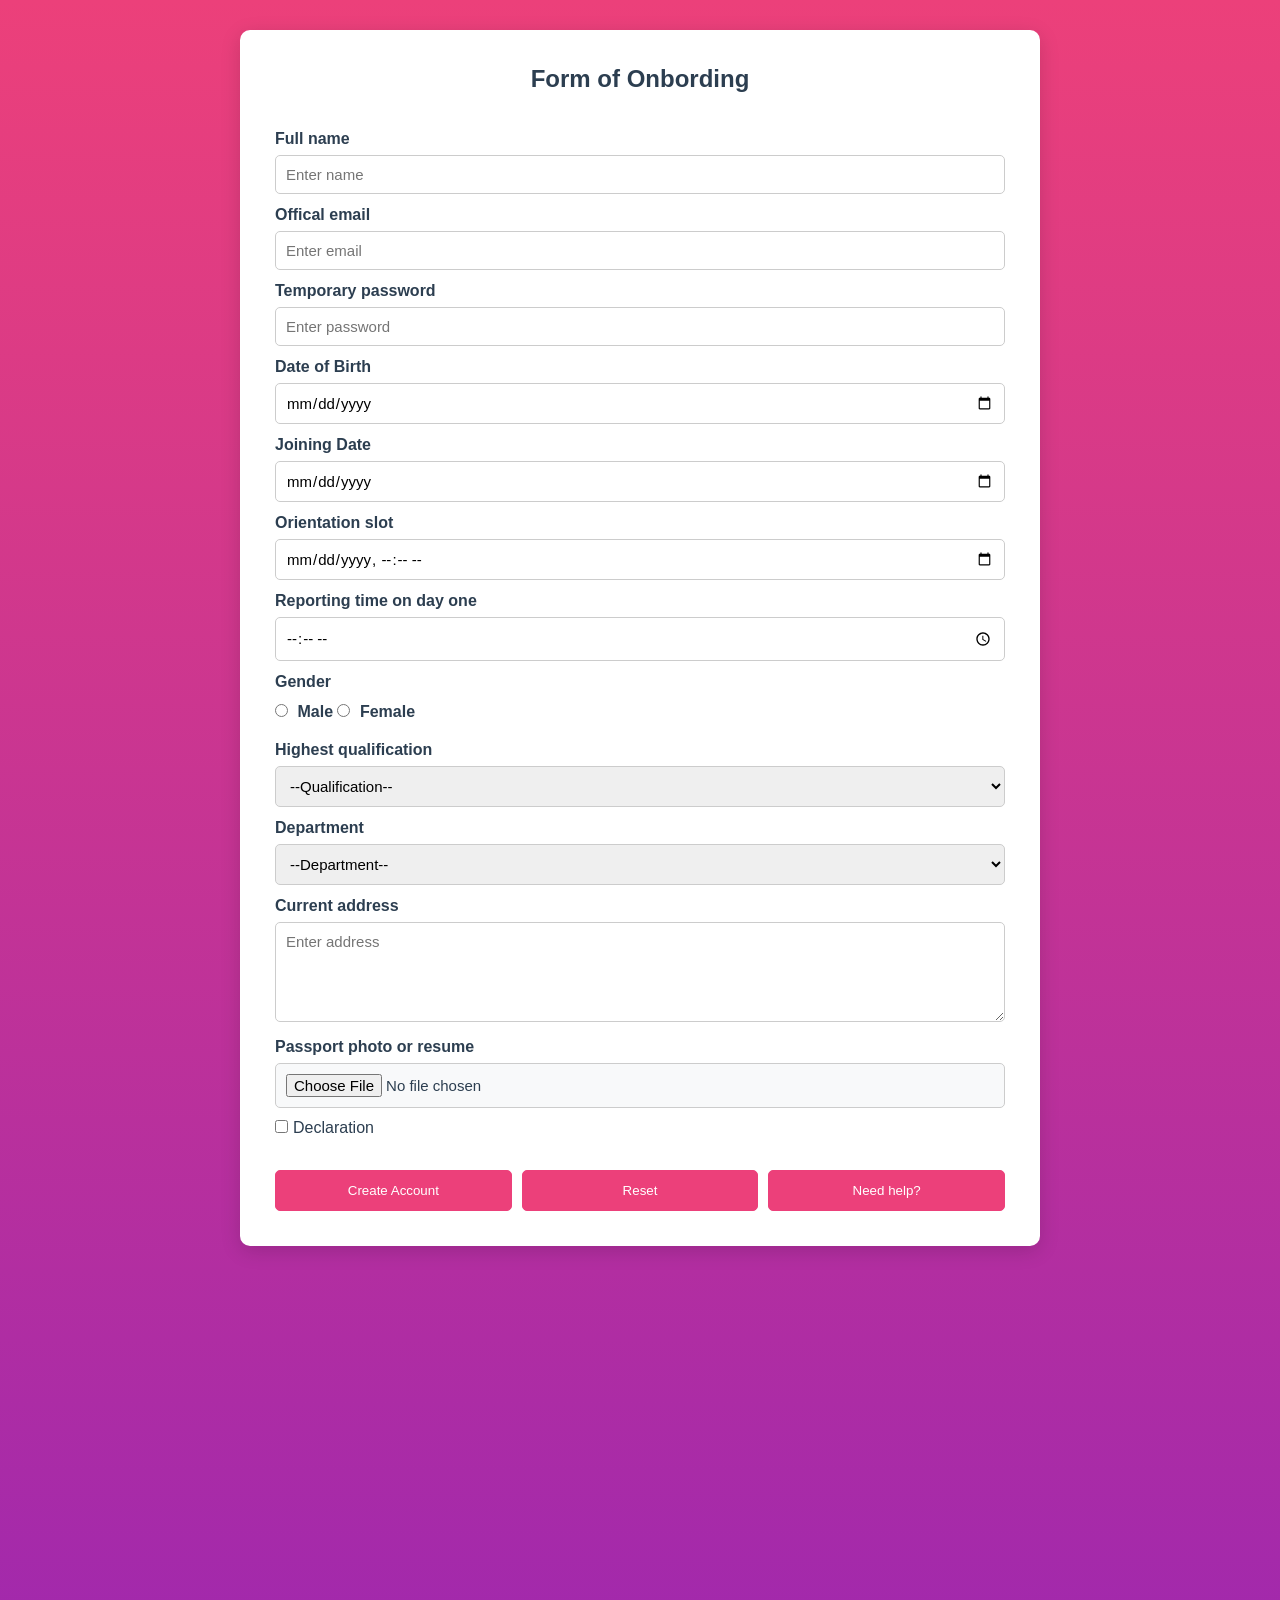
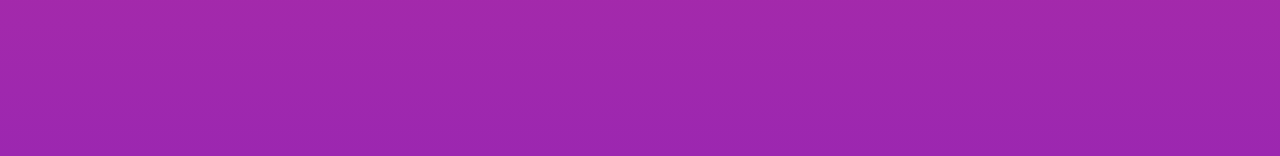
<file: 02_Assignment/hr-portral/onbording.html>
<!DOCTYPE html>
<html lang="en">
<head>
    <meta charset="UTF-8">
    <meta name="viewport" content="width=device-width, initial-scale=1.0">
    <link rel="stylesheet" href="style.css">
    <title>Onbording Form</title>
</head>
<body class="onboarding-page">
    <div class="container">
    <form class="onbord-form" action="#" method="GET" onsubmit="return validate()">
        <h2>Form of Onbording</h2>
        <div><label for="name">Full name</label></div>
        <div><input type="text" placeholder="Enter name" id="name" name="name" onkeyup="validateName()"> <span class="errorSpan" id="errorName"></span></div>

        <div><label for="email">Offical email</label></div>
        <div><input type="email" placeholder="Enter email" id="email" name="email" onkeyup="validateEmail()"> <span class="errorSpan" id="errorEmail"></span></div>

        <div><label for="password">Temporary password</label></div>
        <div><input type="password" placeholder="Enter password" id="password" name="password" onkeyup="validatePassword()"> <span class="errorSpan" id="errorPassword"></span></div>

        <div><label for="dob-date">Date of Birth</label></div>
        <div><input type="date" placeholder="Enter DOB date" id="dob-date" name="dob-date" onchange="validateDOB()"> <span class="errorSpan" id="errorDOB"></span></div>

        <div><label for="join-date">Joining Date</label></div>
        <div><input type="date" placeholder="Enter Joining date" id="join-date" name="join-date" onchange="validateJoinDate()"> <span class="errorSpan" id="errorJoinDate"></span></div>

        <div><label for="slot-time">Orientation slot</label></div>
        <div><input type="datetime-local" id="slot-time" name="slot-time" onchange="validateSlotTime()"> <span class="errorSpan" id="errorSlotTime"></span></div>

        <div><label for="report-time">Reporting time on day one</label></div>
        <div><input type="time" id="report-time" name="report-time" onchange="validateReportTime()"> <span class="errorSpan" id="errorReportTime"></span></div>

        <div><label for="gender">Gender</label></div>
        <div>
            <input type="radio" onchange="validateGender()" name="gender" value="male">
            <label>Male</label>
            <input type="radio" onchange="validateGender()" name="gender" value="female">
            <label>Female</label>
            <div>
                 <span class="errorSpan" id="errorGender"></span>
            </div>
        </div>

        <div><label for="qualification">Highest qualification</label></div>
        <div>
            <select name="qualification" id="qualification" onchange="validateQualification()">
                <option value="">--Qualification--</option>
                <option value="SSC">SSC</option>
                <option value="HSC">HSC</option>
                <option value="BE">BE</option>
                <option value="ME">ME</option>
            </select>
        </div>
        <span class="errorSpan" id="errorQualification"></span>

        <div><label for="department">Department</label></div>
        <div>
            <select name="department" id="department" onchange="validateDepartment()">
                <option value="">--Department--</option>
                <option value="IT">IT</option>
                <option value="finance">Finance</option>
                <option value="mechanical">Mechanical</option>
                <option value="civil">Civil</option>
            </select>
        </div>
        <span class="errorSpan" id="errorDepartment"></span>
        
        <div><label for="address">Current address</label></div>
        <textarea name="address" id="address" placeholder="Enter address" onchange="validateAddress()"></textarea>
        <span class="errorSpan" id="errorAddress"></span>


        <div><label for="file">Passport photo or resume</label></div>
        <div><input type="file" id="file" name="file"></div>
        <span class="errorSpan" id="errorFile" onchange="validateFile()"></span>

        <div><input type="checkbox" id="checkbox" name="declaration" onchange="validateCheckBox()">Declaration</div>
        <span class="errorSpan" id="errorCheckBox" ></span>

        <div class="btn">
            <button type="submit">Create Account</button>
            <button type="reset">Reset</button>
            <button type="button">Need help?</button>
        </div>

    </form>
    
    <!-- <form onsubmit="return handleSubmit()">
        <label for="name">Enter your name:</label>
        <input type="text" id="name" required>

        <button type="submit">Create Account</button>
    </form> -->

    </div>

    <iframe src="https://www.google.com/maps/embed?pb=!1m18!1m12!1m3!1d3771.8597825275274!2d73.05167127505077!3d19.025899382168387!2m3!1f0!2f0!3f0!3m2!1i1024!2i768!4f13.1!3m3!1m2!1s0x3be7c24cce39457b%3A0x8bd69eab297890b0!2sCentre%20for%20Development%20of%20Advanced%20Computing%20(CDAC)!5e0!3m2!1sen!2sin!4v1792838601617!5m2!1sen!2sin" width="600" height="450" style="border:0;" allowfullscreen="" loading="lazy" referrerpolicy="strict-origin-when-cross-origin"></iframe>
    <script src="Js/onbording.js"></script>
</body>
</html>
</file>
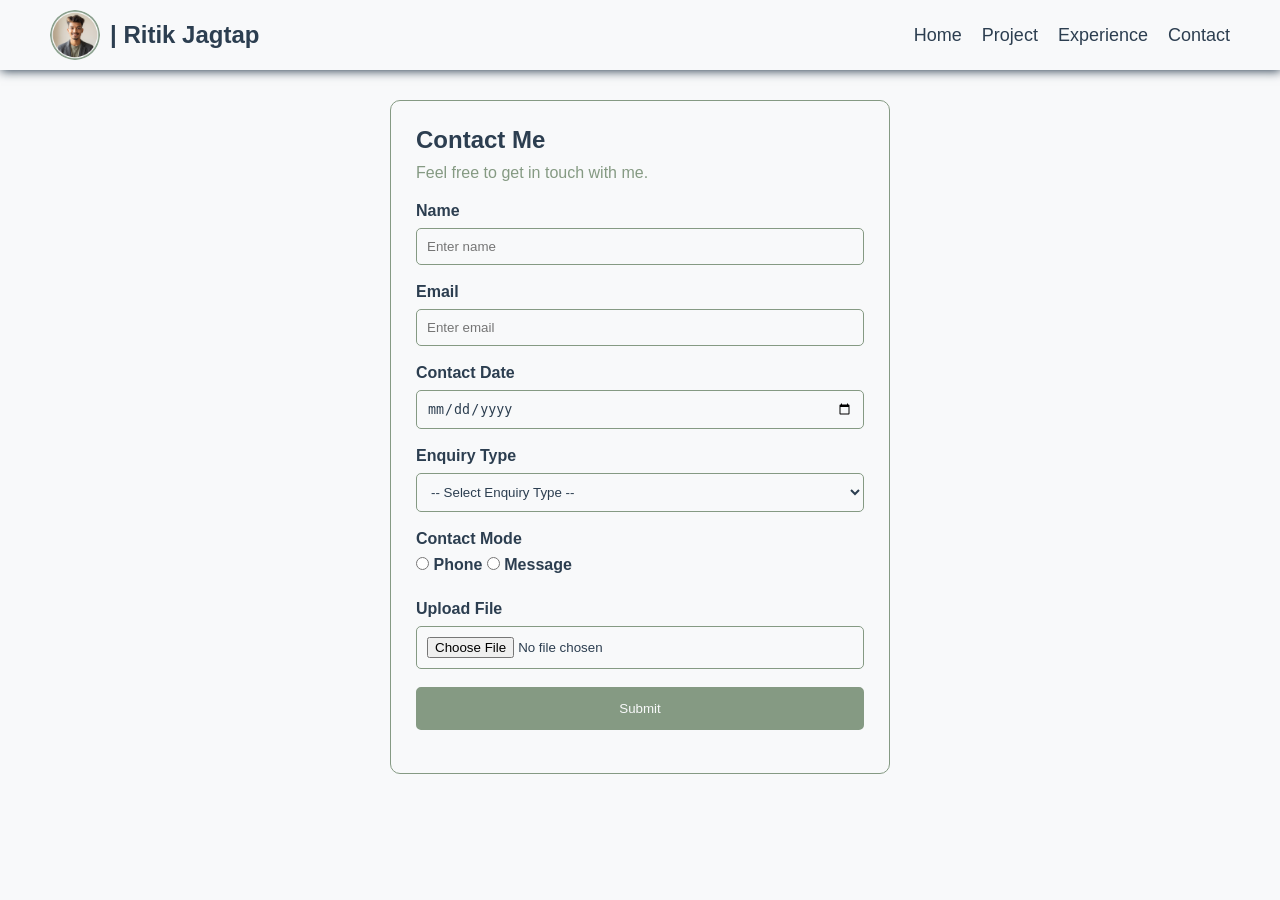
<file: 02_Assignment/portfolio/contact.html>
<!DOCTYPE html>
<html lang="en">
<head>
    <meta charset="UTF-8">
    <meta name="viewport" content="width=device-width, initial-scale=1.0">

    <link rel="stylesheet" href="CSS/style.css">
    <link rel="stylesheet" href="CSS/contact.css">

    <title>Contact</title>
</head>

<body>
    <div class="container">

        <div class="header">
            <div class="header-logo">
                <img src="images/photo.png" alt="Ritik Jagtap">
                <h2>| Ritik Jagtap</h2>
            </div>

            <div class="header-links">
                <a href="index.html">Home</a>
                <a href="projects.html">Project</a>
                <a href="">Experience</a>
                <a href="contact.html">Contact</a>
            </div>
        </div>

        <div class="contact-form">
            <form action="#" method="POST"
                  onsubmit="return validate()">

                <h2>Contact Me</h2>
                <p>Feel free to get in touch with me.</p>

                <!-- Name -->
                <div>
                    <div>
                        <label for="name">Name</label>
                    </div>
                    <div>
                        <input type="text" id="name" name="name"
                               placeholder="Enter name" onkeyup="validateName()">
                        <span id="error-name" class="error-span"></span>
                    </div>
                </div>

                <!-- Email -->
                <div>
                    <div>
                        <label for="email">Email</label>
                    </div>
                    <div>
                        <input type="email" id="email" name="email"
                               placeholder="Enter email" onkeyup="validateEmail()">
                        <span id="error-email" class="error-span"></span>
                    </div>
                </div>

                <!-- Contact Date -->
                <div>
                    <div>
                        <label for="date">Contact Date</label>
                    </div>
                    <div>
                        <input type="date" id="date" name="date" onchange="validateDate()">
                        <span id="error-date" class="error-span"></span>
                    </div>
                </div>

                <!-- Enquiry Dropdown -->
                <div>
                    <div>
                        <label for="enquiry">Enquiry Type</label>
                    </div>
                    <div>
                        <select name="enquiry" id="enquiry" onchange="validateEnquiry()">
                            <option value="">-- Select Enquiry Type --</option>
                            <option value="1">Full Stack Developer</option>
                            <option value="2">Database Integration</option>
                            <option value="3">Backend Developer</option>
                        </select>
                        <span id="error-enquiry" class="error-span"></span>
                    </div>
                </div>

                <!-- Contact Mode -->
                <div>
                    <div>
                        <label>Contact Mode</label>
                    </div>
                    <div>
                        <input type="radio" id="phone"
                               name="contact-mode" value="phone" onchange="validateContactMode()">
                        <label for="phone">Phone</label>

                        <input type="radio" id="message"
                               name="contact-mode" value="message" onchange="validateContactMode()">
                        <label for="message">Message</label>
                    </div>
                    <span id="error-contact-mode" class="error-span"></span>
                </div>

                <!-- File Upload -->
                <div>
                    <div>
                        <label for="file">Upload File</label>
                    </div>
                    <div>
                        <input type="file" id="file" name="file" onchange="validateFile()">
                    </div>
                    <span id="error-file" class="error-span"></span>
                </div>

                <!-- Submit -->
                <div>
                    <button type="submit">Submit</button>
                </div>

            </form>
        </div>
    </div>

    <script src="JS/contact.js"></script>
</body>
</html>
</file>
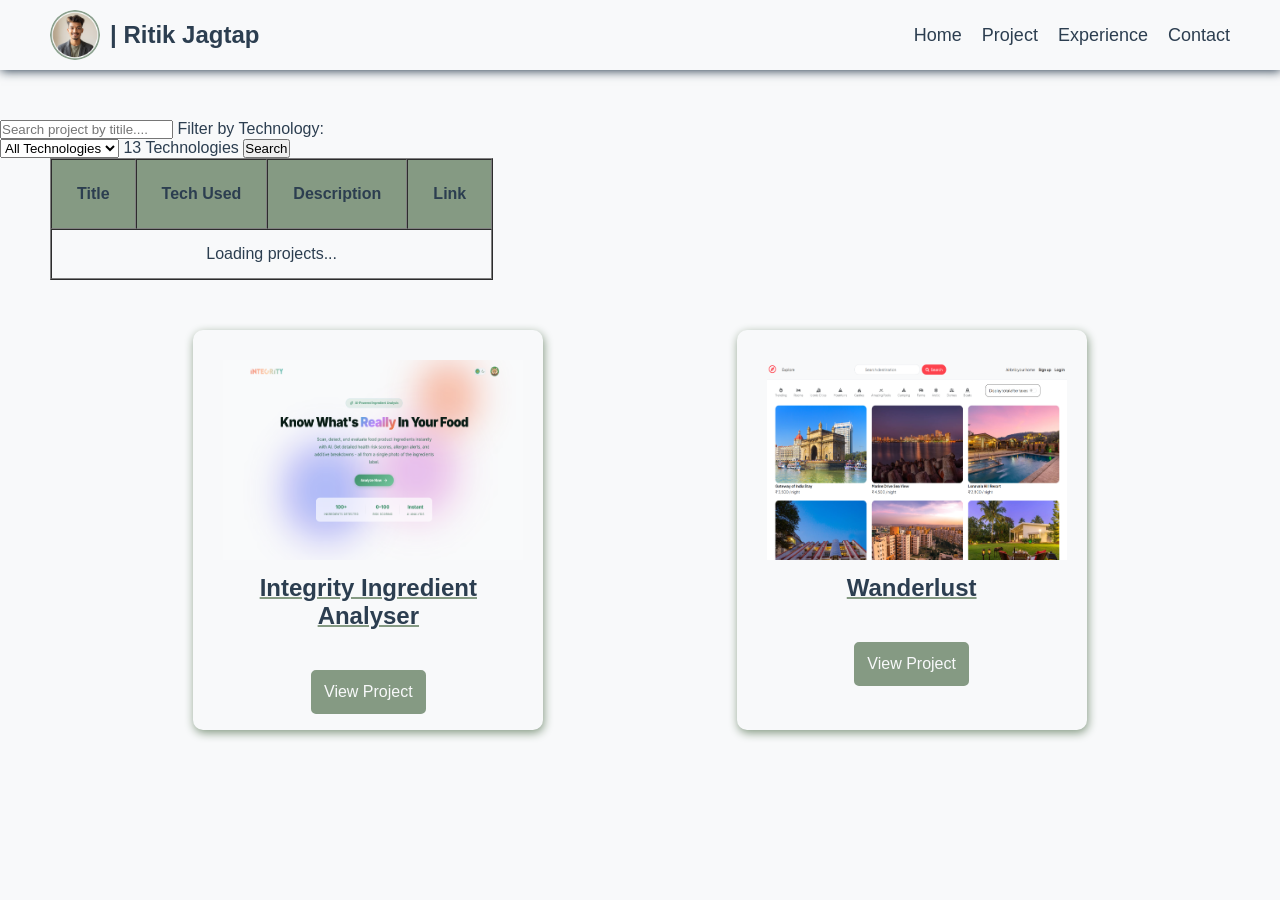
<file: 02_Assignment/portfolio/projects.html>
<!DOCTYPE html>
<html lang="en">

<head>
    <meta charset="UTF-8">
    <meta name="viewport" content="width=device-width, initial-scale=1.0">
    <title>Projects</title>
    <link rel="stylesheet" href="CSS/style.css">
    <link rel="stylesheet" href="CSS/project.css">
</head>

<body>
    <div class="container">
        <div class="header">
            <div class="header-logo">
                <img src="images/photo.png" />
                <h2>| Ritik Jagtap</h2>
            </div>
            <div class="header-links">
                <a href="index.html">Home</a>
                <a href="projects.html">Project</a>
                <a href="">Experience</a>
                <a href="contact.html">Contact</a>
            </div>
        </div>

        <div class="project-table" id="project-details">

            <input id="title-text-filed" type="text" placeholder="Search project by titile....">
            <label for="techDropdown">Filter by Technology:</label>
            <p id="projectCount"></p>
            <p id="techCount"></p>
            <select id="techDropdown">
                <option value="">All Technologies</option>
                <!-- <option value="React.js">React.js</option>
                <option value="Firebase">Firebase</option>
                <option value="Gemini AI">Gemini AI</option>
                <option value="MongoDB">MongoDB</option>
                <option value="Node.js">Node.js</option>
                <option value="Express.js">Express.js</option>
                <option value="Tailwind CSS">Tailwind CSS</option>
                <option value="FastAPI">FastAPI</option>
                <option value="Vite">Vite</option> -->
            </select>
            <span id="countTech"></span>
            <button onclick="searchTitle()" type="button">Search</button>

            <table id="project-tables" border="1" cellspacing="0">
            <thead>
                <tr>
                    <th>Title</th>
                    <th>Tech Used</th>
                    <th>Description</th>
                    <th>Link</th>
                </tr>
            </thead>

            <tbody id="project-data">
            </tbody>
        </table>

            <div class="project-card">
                <div class="footer-card">
                    <img src="images/projects/integrity-project.png" alt="">
                    <h2>Integrity Ingredient Analyser</h2>
                    <a href="https://aiintegrity.onrender.com/" class="btn">View Project</a>
                </div>

                 <div class="footer-card">
                    <img src="images/projects/staynest-project.png" alt="">
                    <h2>Wanderlust</h2>
                    <a href="https://staynest-ame7.onrender.com/listings" class="btn">View Project</a>
                </div>
            </div>

        </div>
        <div>

        </div>
    </div>
    <script src="JS/project.js"></script>
</body>

</html>
</file>
<file: 01_Assignment/cafe/style.css>
*{
    margin: 0;
    padding: 0;
    box-sizing: border-box;
    
}

.header-container{
    height: 450px;
    width: 100%;
    background: url("images/header.png");
    background-size: cover;
    background-position: center;
    text-align: center;
    display: flex;
    flex-direction: column;
    justify-content: center;
    align-items: center;
    box-shadow: 1px 2px 10px #A47551;
}

.headline h1{
    font-size: 130px;
    text-transform: uppercase;
    color: #FAF0E6;
    border-bottom: 2px solid #FFFAF0;
}

.headline h4{
    font-size: 40px;
    text-transform: uppercase;
    color: #FFFAF0;
    
}

.card-container{
    display: flex;
    justify-content: space-evenly;
    margin: 50px 0px;
    width: auto;
    font-family: 'Segoe UI', Tahoma, Geneva, Verdana, sans-serif;
}

.card{
    height: 370px;
    width: 350px;
    text-align: center;
    padding: 10px;
    box-shadow: 1px 2px 4px #A47551;
    border-radius: 15px;
}

.card img{
    height: 200px;
    width: 300px;
    border-radius: 10px;
}

.card h4{
    margin-top: 10px;
    text-transform: uppercase;
    font-size: 20px;
}

.card p{
    margin-top: 5px;
    font-size: 18px;
}

.card button{
    margin-top: 20px;
    text-decoration: none;
    outline: none;
    background-color: #A47551;
    color: #FAF0E6;
    border: 1px solid #A47551;
    height: 10%;
    padding: 5px;
    width: 40%;
    cursor: pointer;
    border-radius: 50px;
    text-transform: uppercase;
    box-shadow: 1px 2px 4px #A47551;
    transition: 300ms;
    
}

.card button:hover{
    color: #A47551;
    background-color: #FAF0E6;
}

.footer-container{
    text-align: center;
}

.footer-container ol{
    display: flex;
    justify-content: space-evenly;
    font-size: 20px;
}

.footer-container ol li{
     border: 1px solid #A47551;
     padding: 5px;
     border-radius: 10px;
}

.footer-container button{
    margin-top: 20px;
    text-decoration: none;
    outline: none;
    background-color: #A47551;
    color: #FAF0E6;
    border: 1px solid #A47551;
    height: 30%;
    padding: 15px;
    width: 20%;
    cursor: pointer;
    border-radius: 50px;
    text-transform: uppercase;
    box-shadow: 1px 2px 4px #A47551;
    transition: 300ms;
    font-size: 20px;
    font-weight: bold;
}

.footer-container button:hover{
    color: #A47551;
    background-color: #FAF0E6;
}

.footer-container ul{
    border-top: 1px solid #A47551;
    margin-top: 25px;
    padding: 15px;
    display: flex;
    justify-content: space-evenly;
    font-size: 20px;
}

.footer-container ul a{
    color: #A47551;
}
</file>
<file: 01_Assignment/portfolio/CSS/style.css>
*{
    margin: 0;
    padding: 0;
    box-sizing: border-box;    
}

body {
  font-family: 'Open Sans', sans-serif;
  color: #2C3E50;
  background-color: #F8F9FA;
  margin: 0;
  padding: 0;
}

h1, h2, h3, h4, h5, h6, .hero-title, .card-title {
  font-family: 'Poppins', sans-serif;
  font-weight: 600;
}

.header{
    display: flex;
    justify-content: space-between;
    align-items: center;
    height: auto;
    padding: 10px 50px;
    background-color: #F8F9FA;
    position: sticky;
    width: 100%;
    top: 0;
    left: 0;
    z-index: 1000; 
    box-shadow: 1px 1px 10px;
}



.header-logo{
    display: flex;
    align-items: center;
    gap:10px;
    cursor: pointer;
}

.header-logo img{
    width: 50px;
    height: 50px;
    border-radius: 50px;
}

.header-links{
    display: flex;
    gap: 20px;
}

.header-links a{
    text-decoration: none;
    font-size: large;
    color: #2C3E50;
    background-color: #F8F9FA;
    transition: 300ms;
}

.header-links a:hover{
    text-decoration: 1px underline #2C3E50;
    font-weight: bold;
}

.hero-section{
    height: auto;
    width: auto;
    text-align: center;
    padding:25px 10px;
}

.hero-section img{
    margin-top: 30px;
    height: 300px;
    width: 300px;
}

.hero-section h1{
    margin-top: 13px;
}
.hero-section h3{
    margin-top: 15px;
}


.hero-section p a{
   
    padding: 5px;
    transition: 300ms;
    text-decoration: none;
    font-weight: 400;
    color: #859A83;
    font-size: x-large;
}


.hero-section .btn {
    display: inline-block;
    margin-top: 30px;
    padding: 10px;
    transition: 300ms;
    border: 3px solid #859A83;
    border-radius: 5px;
    background-color: #859A83;
    color: #F8F9FA;
    text-decoration: none;
    font-weight: 400;
}

.hero-section .btn:hover {
    background-color: #F8F9FA;
    color: #859A83;
}


.middle-row-container{
    margin-top: 30px;
    display: flex;
    justify-content: space-evenly;
}

.middle-row {
    padding: 20px;
    box-shadow: 1px 1px 5px #2C3E50;
    border-radius: 10PX;
    text-align: center;
    width: 30%;
}

.middle-row form{
    margin-top: 15px;
}

.middle-row form input{
   border: none;
   outline: none;
   padding: 5px;
   border-bottom: 1px solid #2C3E50;
   width: 70%;
   height: 50px;
   background-color: #F8F9FA;
}

.middle-row form button{
    margin-top: 20px;
    padding: 5px 10px;
    transition: 300ms;
    border: 3px solid #859A83;
    border-radius: 5px;
    background-color: #859A83;
    color: #F8F9FA;
    text-decoration: none;
    font-weight: 400;
    width: 50%;
    
}

.middle-row form button:hover{
    background-color: #F8F9FA;
    color: #859A83;
}

.middle-row h2{
    text-decoration: underline 2px solid #859A83;
}

.middle-row p{
    margin-top: 15px;
}

.card-row{
    margin-top: 150px;
    display: flex;
    justify-content: space-evenly;
} 

.footer-card{
    height: 400px;
    width:350px;
    box-shadow: 1px 3px 10px #859A83;
    margin-bottom: 15px;
    padding: 30px;
    border-radius: 10px;
}


.footer-card h2{
    margin-bottom: 10px;
    text-decoration: 2px solid #859A83 underline;
    text-align: center;
}

.footer-card ol li{
    padding-bottom: 10px;
}
.footer-card ul li{
    padding-bottom: 5px;
}
</file>
<file: 02_Assignment/portfolio/CSS/style.css>
*{
    margin: 0;
    padding: 0;
    box-sizing: border-box;    
}

body {
  font-family: 'Open Sans', sans-serif;
  color: #2C3E50;
  background-color: #F8F9FA;
  margin: 0;
  padding: 0;
}

h1, h2, h3, h4, h5, h6, .hero-title, .card-title {
  font-family: 'Poppins', sans-serif;
  font-weight: 600;
}

.header{
    display: flex;
    justify-content: space-between;
    align-items: center;
    height: auto;
    padding: 10px 50px;
    background-color: #F8F9FA;
    position: sticky;
    width: 100%;
    top: 0;
    left: 0;
    z-index: 1000; 
    box-shadow: 1px 1px 10px;
}



.header-logo{
    display: flex;
    align-items: center;
    gap:10px;
    cursor: pointer;
}

.header-logo img{
    width: 50px;
    height: 50px;
    border-radius: 50px;
}

.header-links{
    display: flex;
    gap: 20px;
}

.header-links a{
    text-decoration: none;
    font-size: large;
    color: #2C3E50;
    background-color: #F8F9FA;
    transition: 300ms;
}

.header-links a:hover{
    text-decoration: 1px underline #2C3E50;
    font-weight: bold;
}

/* theme btn */

#themeBtn{
    padding: 5px;
   transition: 300ms;
    border: 3px solid #859A83;
    border-radius: 5px;
    background-color: #859A83;
    color: #F8F9FA;
    text-decoration: none;
    font-weight: 600;
}

#themeBtn:hover {
    background-color: #F8F9FA;
    color: #859A83;
}

.hero-section{
    height: auto;
    width: auto;
    text-align: center;
    padding:25px 10px;
}

.hero-section img{
    margin-top: 30px;
    height: 300px;
    width: 300px;
}

.hero-section h1{
    margin-top: 13px;
}
.hero-section h3{
    margin-top: 15px;
}


.hero-section p a{
   
    padding: 5px;
    transition: 300ms;
    text-decoration: none;
    font-weight: 400;
    color: #859A83;
    font-size: x-large;
}


.hero-section .btn {
    display: inline-block;
    margin-top: 30px;
    padding: 10px;
    transition: 300ms;
    border: 3px solid #859A83;
    border-radius: 5px;
    background-color: #859A83;
    color: #F8F9FA;
    text-decoration: none;
    font-weight: 400;
}

.hero-section .btn:hover {
    background-color: #F8F9FA;
    color: #859A83;
}


.middle-row-container{
    margin-top: 30px;
    display: flex;
    justify-content: space-evenly;
}

.middle-row {
    padding: 20px;
    box-shadow: 1px 1px 5px #2C3E50;
    border-radius: 10PX;
    text-align: center;
    width: 30%;
}

.middle-row form{
    margin-top: 15px;
}

.middle-row form input{
   border: none;
   outline: none;
   padding: 5px;
   border-bottom: 1px solid #2C3E50;
   width: 70%;
   height: 50px;
   background-color: #F8F9FA;
}

.middle-row form button{
    margin-top: 20px;
    padding: 5px 10px;
    transition: 300ms;
    border: 3px solid #859A83;
    border-radius: 5px;
    background-color: #859A83;
    color: #F8F9FA;
    text-decoration: none;
    font-weight: 400;
    width: 50%;
    
}

.middle-row form button:hover{
    background-color: #F8F9FA;
    color: #859A83;
}

.middle-row h2{
    text-decoration: underline 2px solid #859A83;
}

.middle-row p{
    margin-top: 15px;
}

.card-row{
    margin-top: 150px;
    display: flex;
    justify-content: space-evenly;
} 

.footer-card{
    height: 400px;
    width:350px;
    box-shadow: 1px 3px 10px #859A83;
    margin-bottom: 15px;
    padding: 30px;
    border-radius: 10px;
}


.footer-card h2{
    margin-bottom: 10px;
    text-decoration: 2px solid #859A83 underline;
    text-align: center;
}

.footer-card ol li{
    padding-bottom: 10px;
}
.footer-card ul li{
    padding-bottom: 5px;
}


#table{
    height: auto;
    width: 500px;
    background-color: #F8F9FA;
    margin: 50px auto;
    text-align: center;
    border-radius: 5px;
}

#table th,
#table td {
    padding: 10px;
}

#table tr td a{
    color:#859A83 ;
}
</file>
<file: 01_Assignment/hr-portral/style.css>
* {
    margin: 0;
    padding: 0;
    box-sizing: border-box;
    font-family: Arial, Helvetica, sans-serif;
}

body {
    background: linear-gradient(#EC407A, #9C27B0);
    min-height: 100vh;
    padding: 30px 15px;
    color: #2C3E50;
}

h2 {
    text-align: center;
    margin-bottom: 25px;
    color: #2C3E50;
}


/* login page */

.login-page {
    display: flex;
    justify-content: center;
    align-items: center;
}

.login {
    width: 100%;
    max-width: 500px;
    min-height: 400px;
    padding: 40px;
    background-color: white;
    border-radius: 10px;
    text-align: center;
    box-shadow: 0 5px 20px rgba(0, 0, 0, 0.15);
}

.login h2 {
    margin-bottom: 30px;
}

.login form input {
    width: 100%;
    height: 50px;
    margin: 15px 0;
    padding: 10px;
    outline: none;
    border: none;
    border-bottom: 2px solid #EC407A;
    font-size: 16px;
}

#btn {
    width: 100%;
    height: 40px;
    margin-top: 25px;
    border: 1px solid #EC407A;
    border-radius: 10px;
    background-color: #EC407A;
    color: white;
    font-size: 16px;
    cursor: pointer;
    transition: 300ms;
}

#btn:hover {
    background-color: white;
    color: #EC407A;
}

.link-signup {
    margin-top: 25px;
}

.link-signup p a {
    color: #EC407A;
    text-decoration: none;
    font-weight: bold;
}

.link-signup p a:hover {
    color: #9C27B0;
    text-decoration: underline;
}


/* onboarding page */

.onboarding-page {
    display: flex;
    flex-direction: column;
    align-items: center;
    gap: 30px;
}

.container {
    width: 100%;
    max-width: 800px;
}

.onbord-form {
    width: 100%;
    padding: 35px;
    background-color: white;
    border-radius: 10px;
    box-shadow: 0 5px 20px rgba(0, 0, 0, 0.15);
}

.onbord-form h2 {
    margin-bottom: 25px;
}

.onbord-form label {
    display: inline-block;
    margin-top: 12px;
    font-weight: bold;
}

.onbord-form input:not([type="radio"]):not([type="checkbox"]),
.onbord-form select,
.onbord-form textarea {
    width: 100%;
    padding: 10px;
    margin-top: 7px;
    border: 1px solid #ccc;
    border-radius: 5px;
    font-size: 15px;
}

.onbord-form input:focus,
.onbord-form select:focus,
.onbord-form textarea:focus {
    outline: none;
    border-color: #EC407A;
}

.onbord-form input[type="radio"],
.onbord-form input[type="checkbox"] {
    margin: 12px 5px 12px 0;
    accent-color: #EC407A;
}

.onbord-form textarea {
    min-height: 100px;
    resize: vertical;
}

.onbord-form input[type="file"] {
    background-color: #F8F9FA;
}

.onbord-form .btn {
    display: flex;
    flex-wrap: wrap;
    gap: 10px;
    margin-top: 25px;
}

.onbord-form .btn button {
    flex: 1;
    min-width: 100px;
    padding: 12px;
    border: 1px solid #EC407A;
    border-radius: 5px;
    background-color: #EC407A;
    color: white;
    cursor: pointer;
    transition: 300ms;
}

.onbord-form .btn button:hover {
    background-color: white;
    color: #EC407A;
}

.onboarding-page iframe {
    width: 100%;
    max-width: 800px;
    border: 0;
    border-radius: 10px;
}

/* employee page */

.directory-page {
    display: flex;
    flex-direction: column;
    align-items: center;
}

.directory-page h2 {
    color: white;
    margin-bottom: 25px;
}

.directory-page table {
    width: 100%;
    max-width: 1000px;
    background-color: white;
    border-collapse: collapse;
    border: 1px solid #ddd;
}

.directory-page th {
    background-color: #EC407A;
    color: white;
    padding: 12px;
    text-align: left;
}

.directory-page td {
    padding: 12px;
    border: 1px solid #ddd;
}

.directory-page tbody tr:nth-child(even) {
    background-color: #F8F9FA;
}

.directory-page tbody tr:hover {
    background-color: #FCE4EC;
}

.directory-page .total {
    width: 100%;
    max-width: 1000px;
    margin-top: 15px;
    padding: 12px;
    background-color: white;
    border-radius: 5px;
    font-weight: bold;
}
</file>
<file: 01_Assignment/portfolio/CSS/contact.css>
form {
    max-width: 500px;
    margin: 30px auto;
    padding: 25px;
    background-color: #F8F9FA;
    color: #2C3E50;
    border: 1px solid #859A83;
    border-radius: 10px;
    font-family: Arial, sans-serif;
}

form h2 {
    color: #2C3E50;
    margin-bottom: 10px;
}

form p {
    color: #859A83;
    margin-bottom: 20px;
}

form > div {
    margin-bottom: 18px;
}

form label {
    display: inline-block;
    margin-bottom: 8px;
    font-weight: bold;
}

form input:not([type="radio"]),
form select {
    width: 100%;
    box-sizing: border-box;
    padding: 10px;
    border: 1px solid #859A83;
    border-radius: 5px;
    background-color: #F8F9FA;
    color: #2C3E50;
}

form input:focus,
form select:focus {
    outline: 2px solid #859A83;
}

form input[type="radio"] {
    accent-color: #859A83;
}

form input[type="file"] {
    cursor: pointer;
}

form input[type="submit"],
form button {
    width: 100%;
    padding: 12px;
    background-color: #859A83;
    color: #F8F9FA;
    border: 2px solid #859A83;
    border-radius: 5px;
    cursor: pointer;
    transition: 300ms;
}

form input[type="submit"]:hover,
form button:hover {
    background-color: #2C3E50;
    border-color: #2C3E50;
}
</file>
<file: 01_Assignment/portfolio/CSS/project.css>
.project-table{
    margin-top: 50px;
}

.project-table table{
    margin: 0px 50px;
    text-align: center;
}

.project-table table th{
    padding: 25px;
    background-color: #859A83;
    font-weight: 800;
}

.project-table table td{
    padding: 15px;
}

.project-table table td a{
    text-decoration: none;
    color:#2C3E50; 
}

.project-table table td a:hover{
    color:#859A83;
    text-decoration: 1px underline solid #2C3E50;
}

.project-card{
    display: flex;
    justify-content: space-evenly;
    margin-top: 50px;

}

.footer-card{
    text-align: center;
}

.footer-card img{
    height: 200px;
    width: 300px;
}

.footer-card h2{
    margin-top: 10px;
}

.btn {
    display: inline-block;
    margin-top: 30px;
    padding: 10px;
    transition: 300ms;
    border: 3px solid #859A83;
    border-radius: 5px;
    background-color: #859A83;
    color: #F8F9FA;
    text-decoration: none;
    font-weight: 400;
}

.btn:hover {
    background-color: #F8F9FA;
    color: #859A83;
}
</file>
<file: 02_Assignment/hr-portral/style.css>
* {
    margin: 0;
    padding: 0;
    box-sizing: border-box;
    font-family: Arial, Helvetica, sans-serif;
}

body {
    background: linear-gradient(#EC407A, #9C27B0);
    min-height: 100vh;
    padding: 30px 15px;
    color: #2C3E50;
}

h2 {
    text-align: center;
    margin-bottom: 25px;
    color: #2C3E50;
}

.errorSpan{
    color: #EC407A;
}


/* login page */

.login-page {
    display: flex;
    justify-content: center;
    align-items: center;
}

.error-span{
    color: red;
}



.login {
    width: 100%;
    max-width: 500px;
    min-height: 400px;
    padding: 40px;
    background-color: white;
    border-radius: 10px;
    text-align: center;
    box-shadow: 0 5px 20px rgba(0, 0, 0, 0.15);
}

.login h2 {
    margin-bottom: 30px;
}

.login form input {
    width: 100%;
    height: 50px;
    margin: 15px 0;
    padding: 10px;
    outline: none;
    border: none;
    border-bottom: 2px solid #EC407A;
    font-size: 16px;
}

#btn {
    width: 100%;
    height: 40px;
    margin-top: 25px;
    border: 1px solid #EC407A;
    border-radius: 10px;
    background-color: #EC407A;
    color: white;
    font-size: 16px;
    cursor: pointer;
    transition: 300ms;
}

#btn:hover {
    background-color: white;
    color: #EC407A;
}

.link-signup {
    margin-top: 25px;
}

.link-signup p a {
    color: #EC407A;
    text-decoration: none;
    font-weight: bold;
}

.link-signup p a:hover {
    color: #9C27B0;
    text-decoration: underline;
}


/* onboarding page */

.onboarding-page {
    display: flex;
    flex-direction: column;
    align-items: center;
    gap: 30px;
}

.container {
    width: 100%;
    max-width: 800px;
}

.onbord-form {
    width: 100%;
    padding: 35px;
    background-color: white;
    border-radius: 10px;
    box-shadow: 0 5px 20px rgba(0, 0, 0, 0.15);
}

.onbord-form h2 {
    margin-bottom: 25px;
}

.onbord-form label {
    display: inline-block;
    margin-top: 12px;
    font-weight: bold;
}

.onbord-form input:not([type="radio"]):not([type="checkbox"]),
.onbord-form select,
.onbord-form textarea {
    width: 100%;
    padding: 10px;
    margin-top: 7px;
    border: 1px solid #ccc;
    border-radius: 5px;
    font-size: 15px;
}

.onbord-form input:focus,
.onbord-form select:focus,
.onbord-form textarea:focus {
    outline: none;
    border-color: #EC407A;
}

.onbord-form input[type="radio"],
.onbord-form input[type="checkbox"] {
    margin: 12px 5px 12px 0;
    accent-color: #EC407A;
}

.onbord-form textarea {
    min-height: 100px;
    resize: vertical;
}

.onbord-form input[type="file"] {
    background-color: #F8F9FA;
}

.onbord-form .btn {
    display: flex;
    flex-wrap: wrap;
    gap: 10px;
    margin-top: 25px;
}

.onbord-form .btn button {
    flex: 1;
    min-width: 100px;
    padding: 12px;
    border: 1px solid #EC407A;
    border-radius: 5px;
    background-color: #EC407A;
    color: white;
    cursor: pointer;
    transition: 300ms;
}

.onbord-form .btn button:hover {
    background-color: white;
    color: #EC407A;
}

.onboarding-page iframe {
    width: 100%;
    max-width: 800px;
    border: 0;
    border-radius: 10px;
}

/* employee page */

.directory-page {
    display: flex;
    flex-direction: column;
    align-items: center;
}

.directory-page h2 {
    color: white;
    margin-bottom: 25px;
}

.directory-page table {
    width: 100%;
    max-width: 1000px;
    background-color: white;
    border-collapse: collapse;
    border: 1px solid #ddd;
}

.directory-page th {
    background-color: #EC407A;
    color: white;
    padding: 12px;
    text-align: left;
}

.directory-page td {
    padding: 12px;
    border: 1px solid #ddd;
}

.directory-page tbody tr:nth-child(even) {
    background-color: #F8F9FA;
}

.directory-page tbody tr:hover {
    background-color: #FCE4EC;
}

.directory-page .total {
    width: 100%;
    max-width: 1000px;
    margin-top: 15px;
    padding: 12px;
    background-color: white;
    border-radius: 5px;
    font-weight: bold;
}
</file>
<file: 02_Assignment/portfolio/CSS/contact.css>
form {
    max-width: 500px;
    margin: 30px auto;
    padding: 25px;
    background-color: #F8F9FA;
    color: #2C3E50;
    border: 1px solid #859A83;
    border-radius: 10px;
    font-family: Arial, sans-serif;
}

.error-span{
    color: red;
}

form h2 {
    color: #2C3E50;
    margin-bottom: 10px;
}

form p {
    color: #859A83;
    margin-bottom: 20px;
}

form > div {
    margin-bottom: 18px;
}

form label {
    display: inline-block;
    margin-bottom: 8px;
    font-weight: bold;
}

form input:not([type="radio"]),
form select {
    width: 100%;
    box-sizing: border-box;
    padding: 10px;
    border: 1px solid #859A83;
    border-radius: 5px;
    background-color: #F8F9FA;
    color: #2C3E50;
}

form input:focus,
form select:focus {
    outline: 2px solid #859A83;
}

form input[type="radio"] {
    accent-color: #859A83;
}

form input[type="file"] {
    cursor: pointer;
}

form input[type="submit"],
form button {
    width: 100%;
    padding: 12px;
    background-color: #859A83;
    color: #F8F9FA;
    border: 2px solid #859A83;
    border-radius: 5px;
    cursor: pointer;
    transition: 300ms;
}

form input[type="submit"]:hover,
form button:hover {
    background-color: #2C3E50;
    border-color: #2C3E50;
}
</file>
<file: 02_Assignment/portfolio/CSS/project.css>
.project-table{
    margin-top: 50px;
}

.project-table table{
    margin: 0px 50px;
    text-align: center;
}

.project-table table th{
    padding: 25px;
    background-color: #859A83;
    font-weight: 800;
}

.project-table table td{
    padding: 15px;
}

.project-table table td a{
    text-decoration: none;
    color:#2C3E50; 
}

.project-table table td a:hover{
    color:#859A83;
    text-decoration: 1px underline solid #2C3E50;
}

.project-card{
    display: flex;
    justify-content: space-evenly;
    margin-top: 50px;

}

.footer-card{
    text-align: center;
}

.footer-card img{
    height: 200px;
    width: 300px;
}

.footer-card h2{
    margin-top: 10px;
}

.btn {
    display: inline-block;
    margin-top: 30px;
    padding: 10px;
    transition: 300ms;
    border: 3px solid #859A83;
    border-radius: 5px;
    background-color: #859A83;
    color: #F8F9FA;
    text-decoration: none;
    font-weight: 400;
}

.btn:hover {
    background-color: #F8F9FA;
    color: #859A83;
}
</file>
